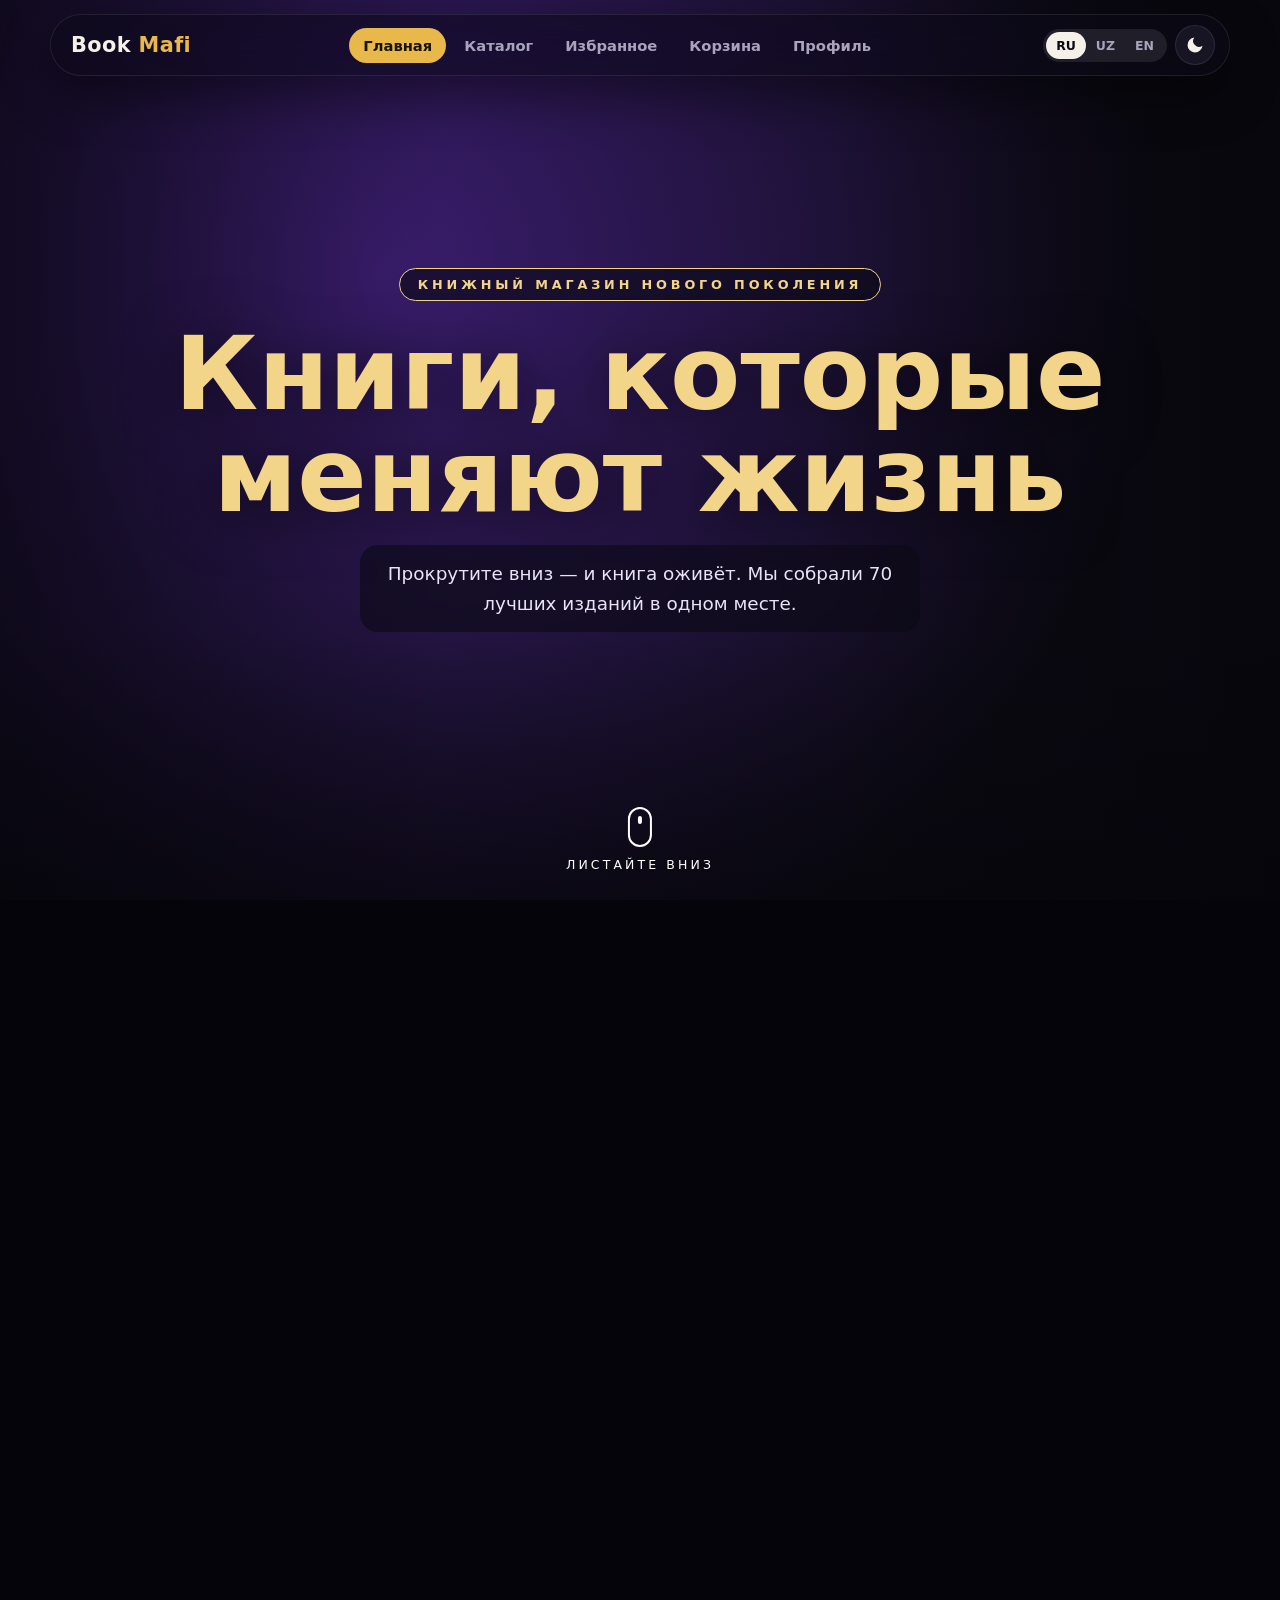
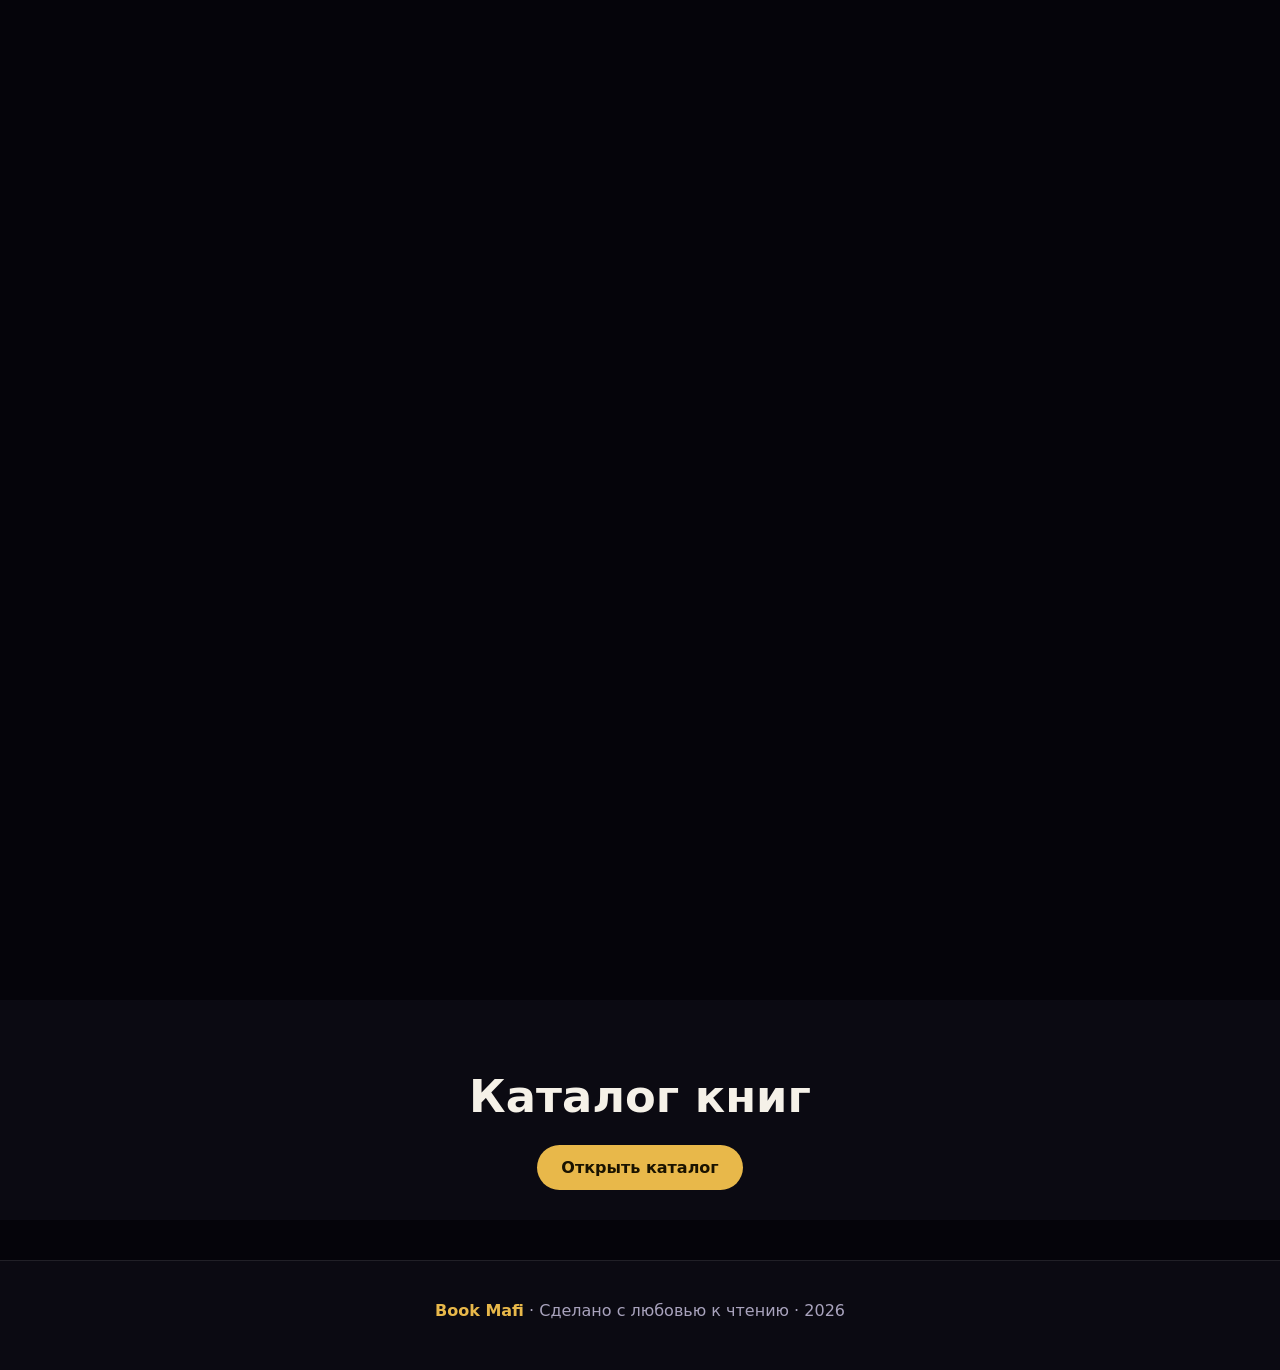
<file: index.html>
<!DOCTYPE html>
<html lang="ru">
<head>
<meta charset="UTF-8">
<meta name="viewport" content="width=device-width, initial-scale=1">
<title>Book Mafi — книжный магазин</title>
<script>try{document.documentElement.setAttribute('data-theme',JSON.parse(localStorage.getItem('bm_theme')||'"dark"'))}catch(e){}</script>
<link rel="stylesheet" href="css/style.css">
</head>
<body data-page="home" class="home">
<div class="progress"></div>
<video id="src" muted playsinline preload="auto" style="display:none"><source src="media/video_smooth.mp4" type="video/mp4"><source src="media/video.mp4" type="video/mp4"></video>

<main class="scroll-track">
  <div class="stage">
    <canvas id="scene-canvas"></canvas>

    <!-- резкие склейки -->
    <div class="scene s1" data-at="0.455"><div class="bg"></div></div>
    <div class="scene s2" data-at="0.615"><div class="bg"></div><div class="hearts"></div></div>
    <div class="scene s3" data-at="0.775"><span class="blind"></span><span class="blind"></span><span class="blind"></span><span class="blind"></span><span class="blind"></span><span class="blind"></span><span class="blind"></span><span class="blind"></span><svg class="route" viewBox="0 0 1000 600" preserveAspectRatio="none"><path d="M-20 480 C200 380 260 560 480 420 S760 240 1020 330" fill="none" stroke="#fff" stroke-width="5" stroke-linecap="round"/></svg><div class="truck">🚚</div></div>
    <div class="scene s4" data-at="0.915"><div class="bg"></div></div>
    <div class="flash"></div>

    <div class="hero-intro">
      <span class="kick" data-i18n="hero_kicker"></span>
      <h1 data-i18n="hero_title"></h1>
      <p data-i18n="hero_text"></p>
    </div>
    <div class="hint"><i></i><span data-i18n="scroll_hint"></span></div>

    <div class="panel L" data-from="0.07" data-to="0.19">
      <span class="k" data-i18n="s1_k"></span>
      <h2 data-i18n="s1_t"></h2>
      <p data-i18n="s1_p"></p>
    </div>
    <div class="panel R" data-from="0.20" data-to="0.31">
      <span class="k" data-i18n="s2_k"></span>
      <h2 data-i18n="s2_t"></h2>
      <p data-i18n="s2_p"></p>
    </div>
    <div class="panel L" data-from="0.32" data-to="0.44">
      <span class="k" data-i18n="s3_k"></span>
      <h2 data-i18n="s3_t"></h2>
      <p data-i18n="s3_p"></p>
    </div>
    <div class="panel R" data-from="0.47" data-to="0.61">
      <span class="k" data-i18n="c1_k"></span>
      <h2 data-i18n="c1_t"></h2>
      <p data-i18n="c1_p"></p>
    </div>
    <div class="panel L" data-from="0.63" data-to="0.77">
      <span class="k" data-i18n="c2_k"></span>
      <h2 data-i18n="c2_t"></h2>
      <p data-i18n="c2_p"></p>
    </div>
    <div class="panel R" data-from="0.79" data-to="0.91">
      <span class="k" data-i18n="c3_k"></span>
      <h2 data-i18n="c3_t"></h2>
      <p data-i18n="c3_p"></p>
    </div>
    <div class="panel L" data-from="0.925" data-to="1.01">
      <span class="k" data-i18n="c4_k"></span>
      <h2 data-i18n="c4_t"></h2>
      <p data-i18n="c4_p"></p>
      <div class="cta"><a class="btn" href="catalog.html" data-i18n="cta_catalog"></a><a class="btn ghost" href="favorites.html" data-i18n="cta_fav"></a></div>
    </div>
  </div>
</main>

<section class="after-sec">
  <h2 data-i18n="cat_title"></h2>
  <div class="cta" style="display:flex;gap:12px;justify-content:center;flex-wrap:wrap"><a class="btn" href="catalog.html" data-i18n="cta_catalog"></a></div>
</section>
<footer class="foot" style="background:var(--bg)"><b>Book Mafi</b> · <span data-i18n="footer"></span> · 2026</footer>
<script src="js/books.js"></script>
<script src="js/i18n.js"></script>
<script src="js/app.js"></script>
</body>
</html>
</file>
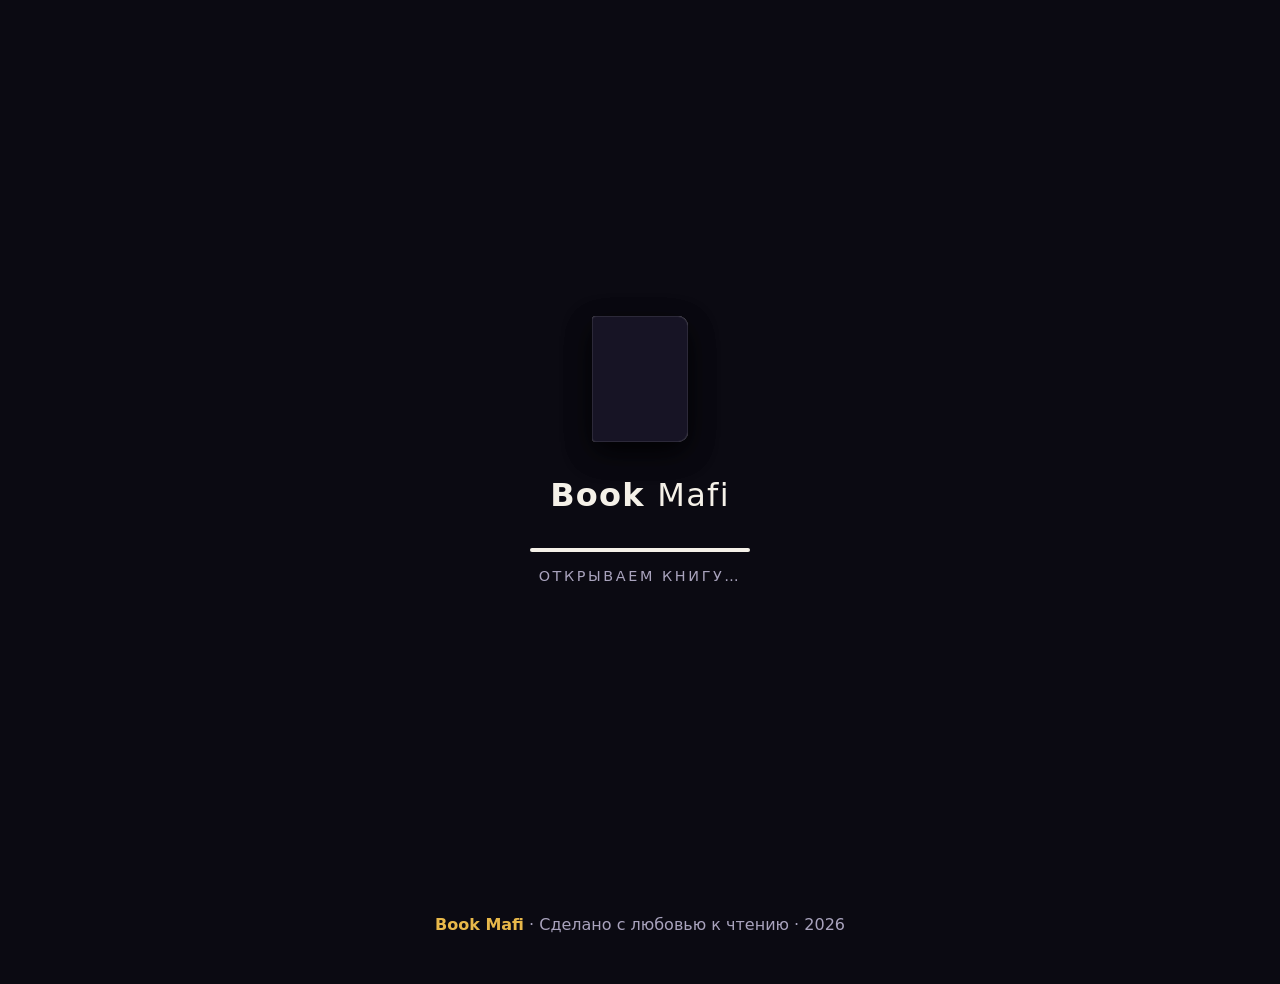
<file: cart.html>
<!DOCTYPE html>
<html lang="ru">
<head>
<meta charset="UTF-8">
<meta name="viewport" content="width=device-width, initial-scale=1">
<title>Book Mafi — Корзина</title>
<script>try{document.documentElement.setAttribute('data-theme',JSON.parse(localStorage.getItem('bm_theme')||'"dark"'))}catch(e){}</script>
<link rel="stylesheet" href="css/style.css">
</head>
<body data-page="cart">
<main class="page">
  <div class="page-head enter"><h1 data-i18n="cart_title"></h1><p data-i18n="cart_sub"></p></div>
  <div class="cart-layout">
    <div class="cart-list" id="cart-list"></div>
    <form class="panel-box enter" id="order-form" style="animation-delay:.2s">
      <h3 data-i18n="order"></h3>
      <div class="sum"><span data-i18n="items"></span><span id="sum-items">0</span></div>
      <div class="sum"><span data-i18n="delivery"></span><span id="sum-del"></span></div>
      <div class="sum big"><span data-i18n="total"></span><span id="sum-total">0</span></div>
      <div style="height:18px"></div>
      <div class="field"><label data-i18n="name"></label><input id="o-name" required data-i18n-ph="ph_name"></div>
      <div class="field"><label data-i18n="phone"></label><input id="o-phone" type="tel" required placeholder="+998 90 123 45 67"></div>
      <div class="field"><label data-i18n="address"></label><textarea id="o-addr" rows="2" required data-i18n-ph="ph_addr"></textarea></div>
      <button class="btn" type="submit" data-i18n="order"></button>
    </form>
  </div>
</main>
<script src="js/books.js"></script>
<script src="js/i18n.js"></script>
<script src="js/app.js"></script>
</body>
</html>
</file>
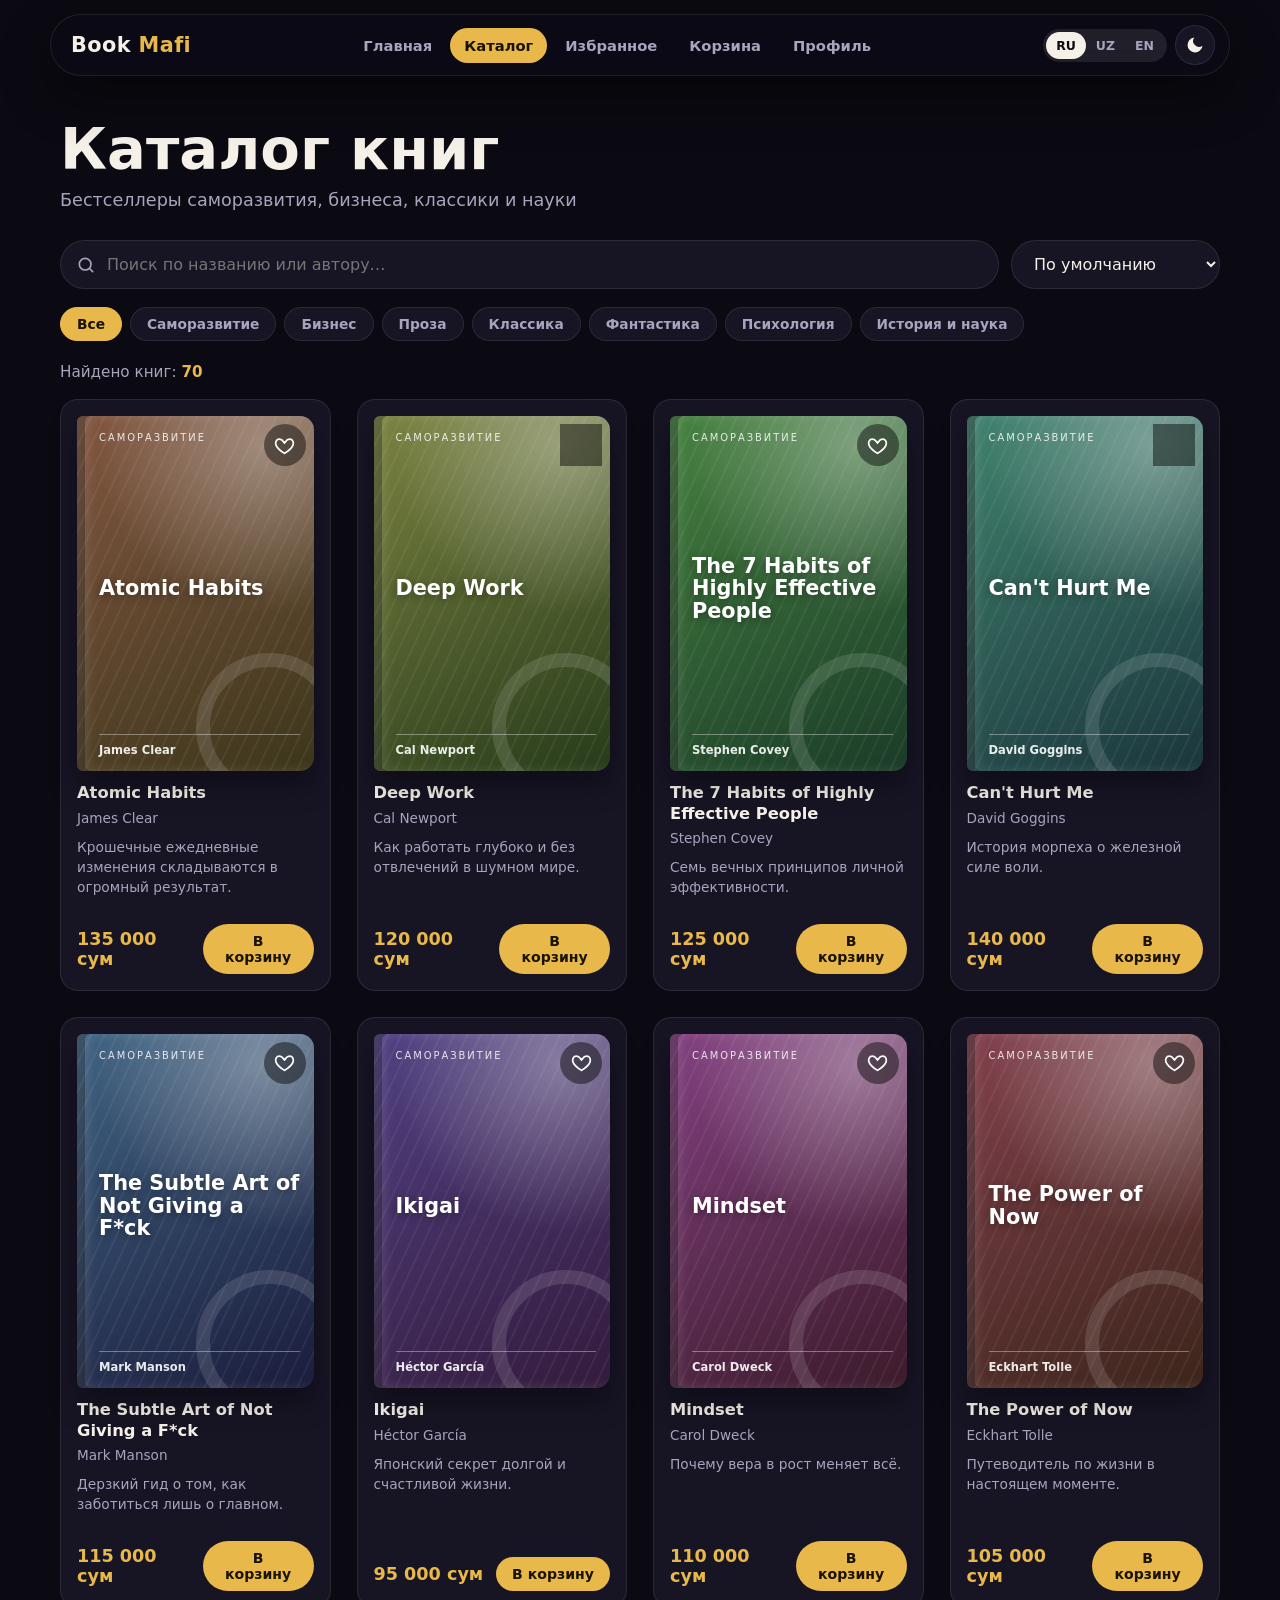
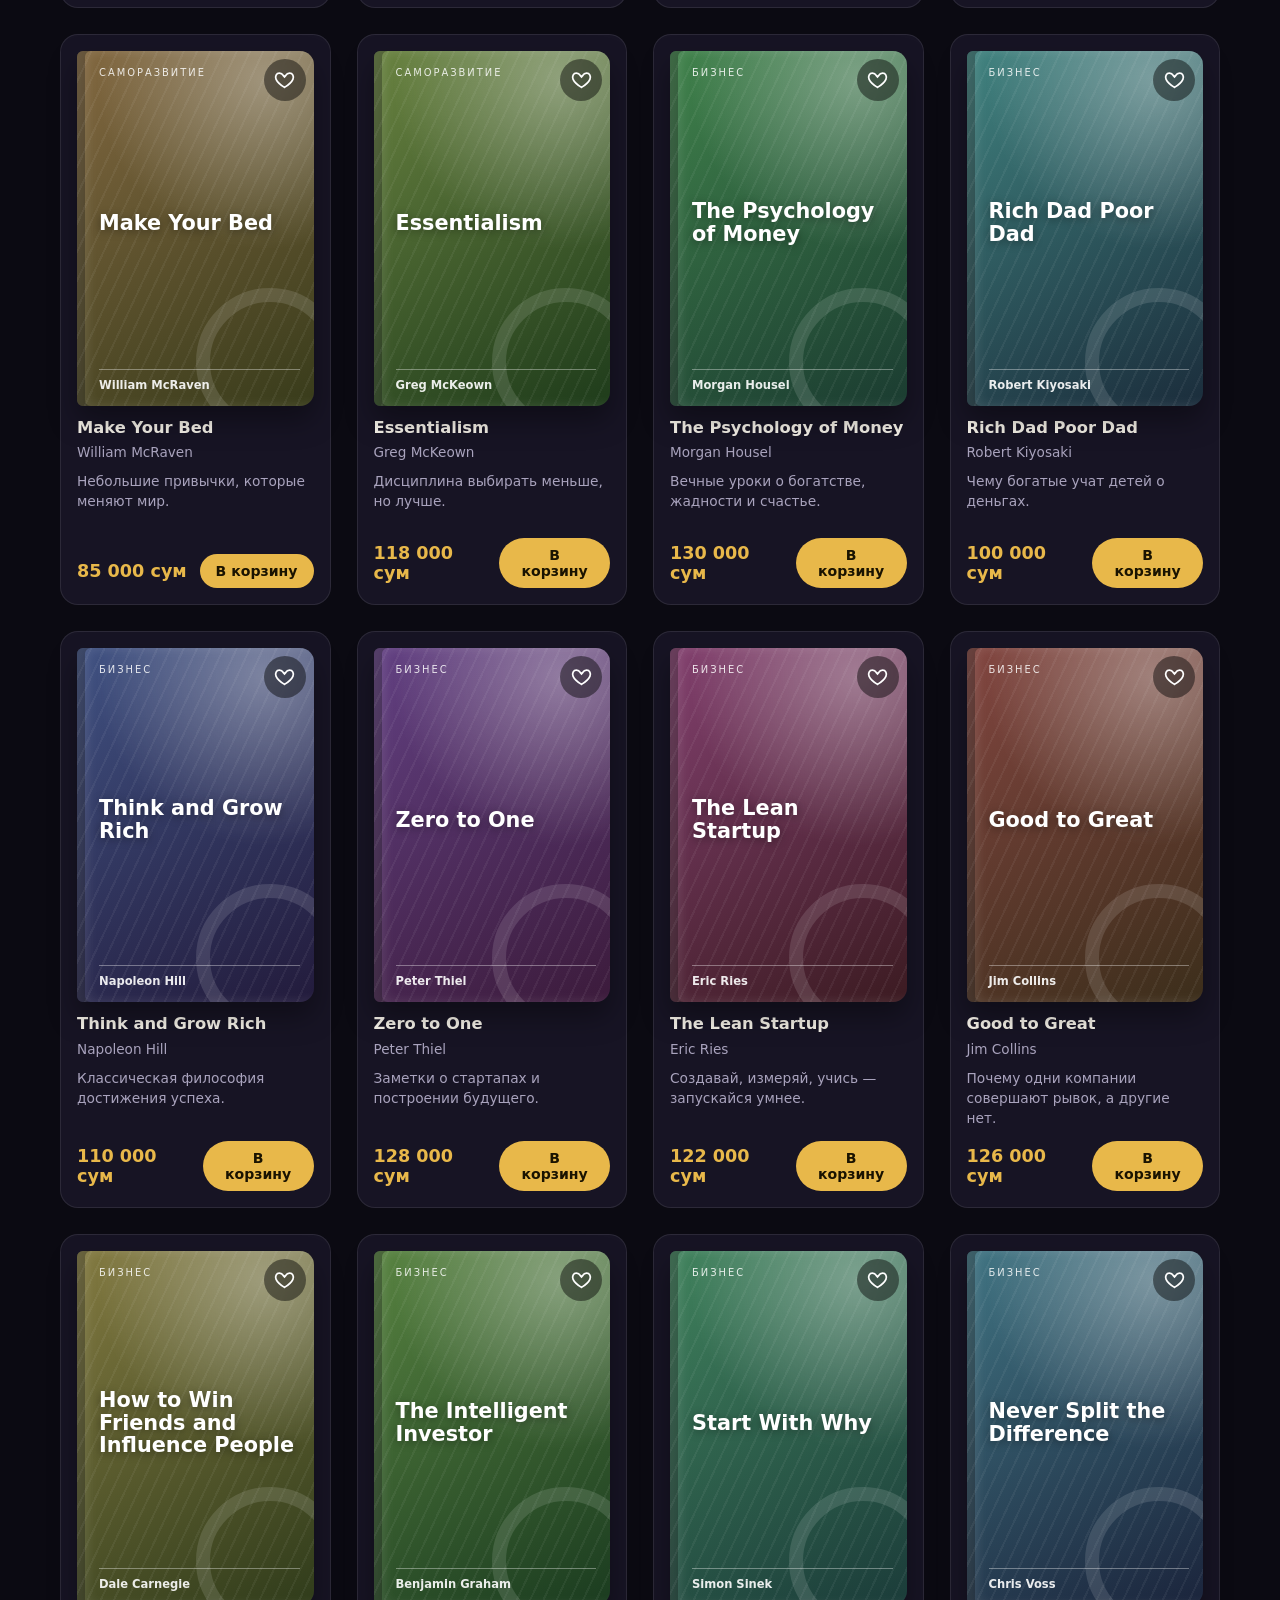
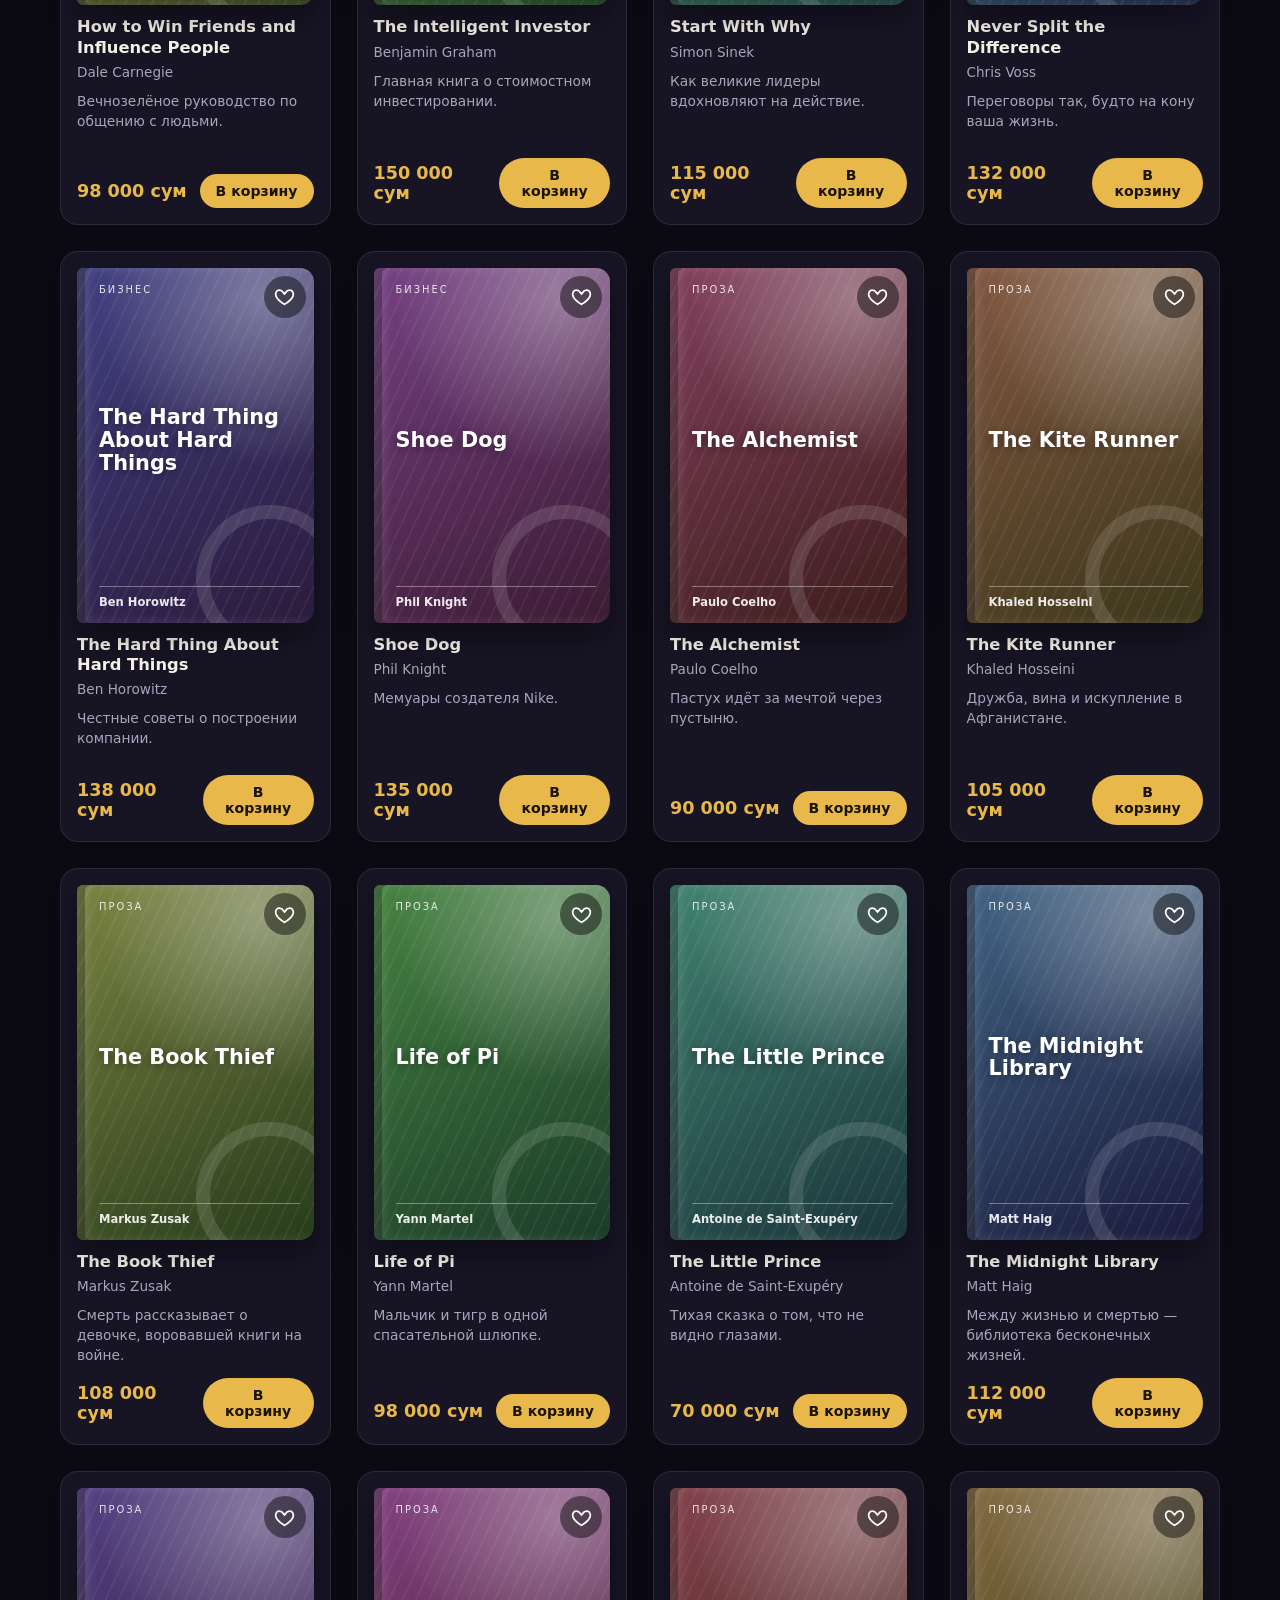
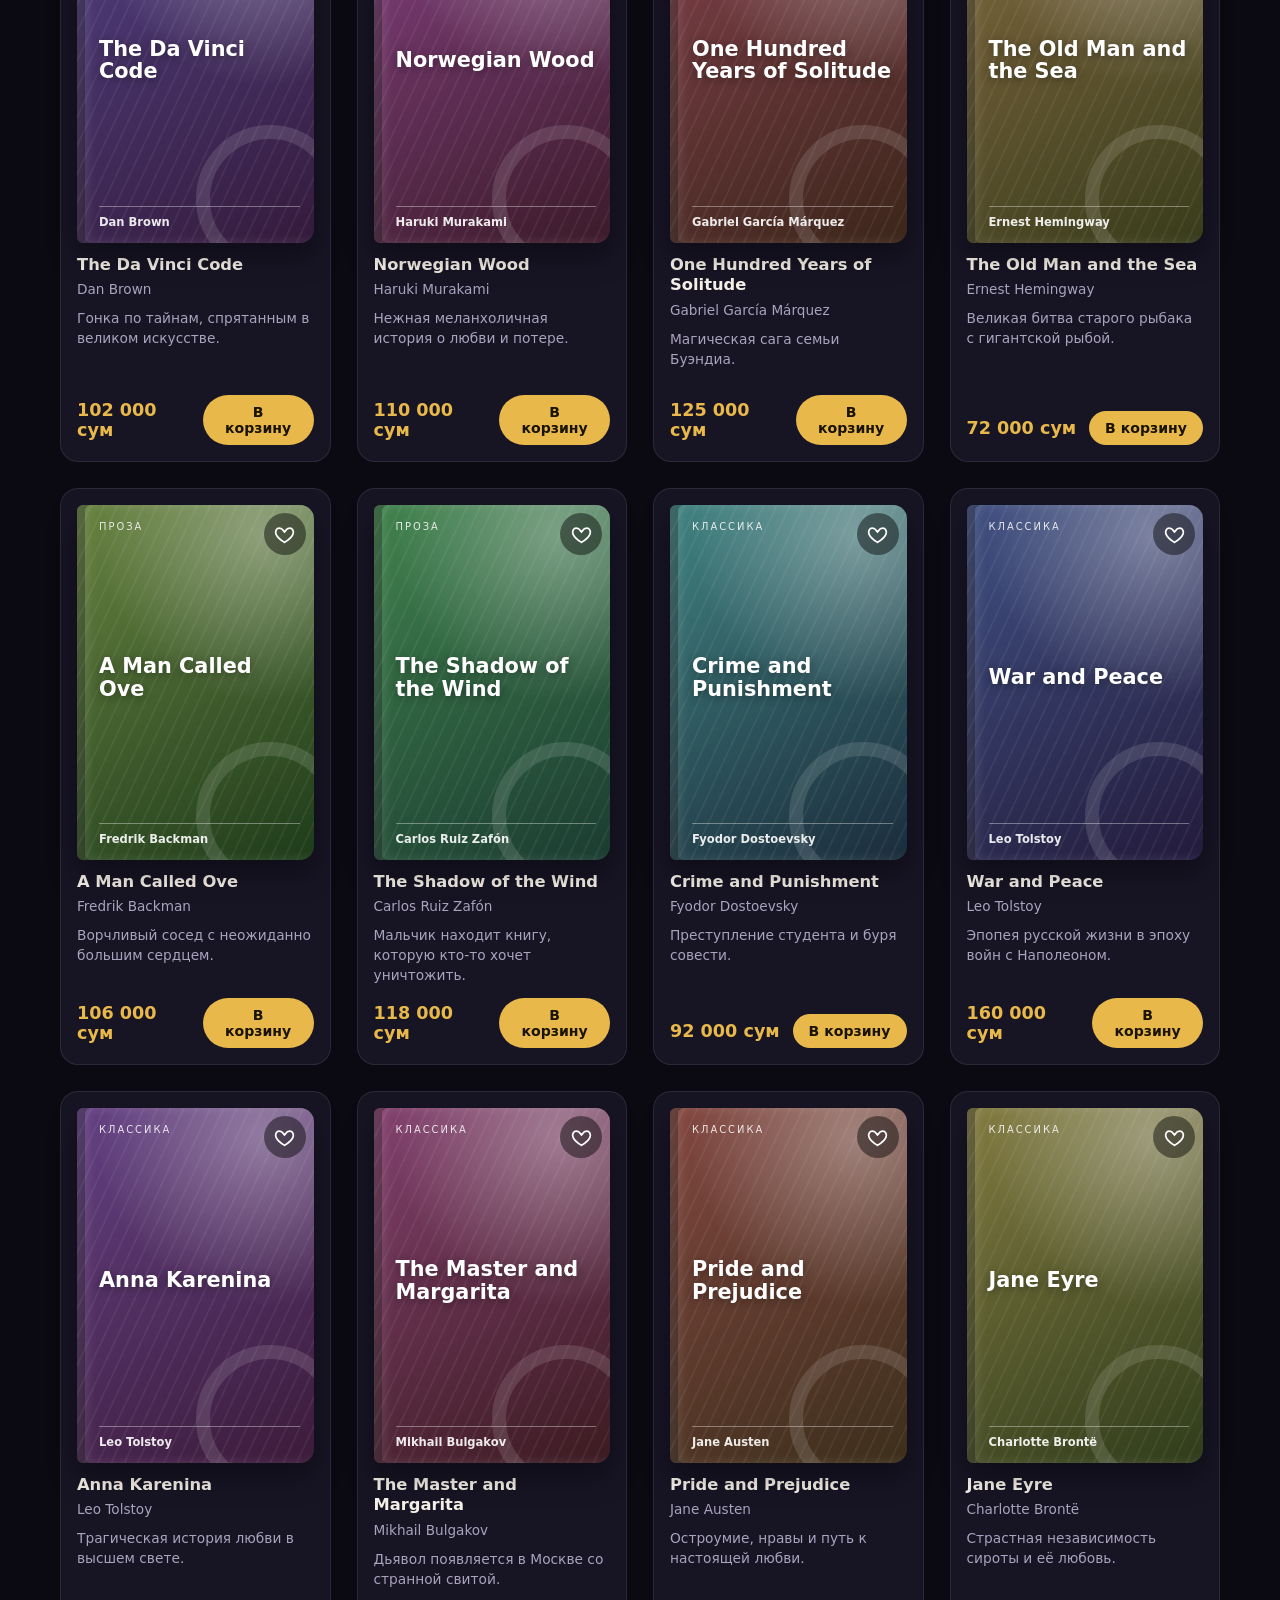
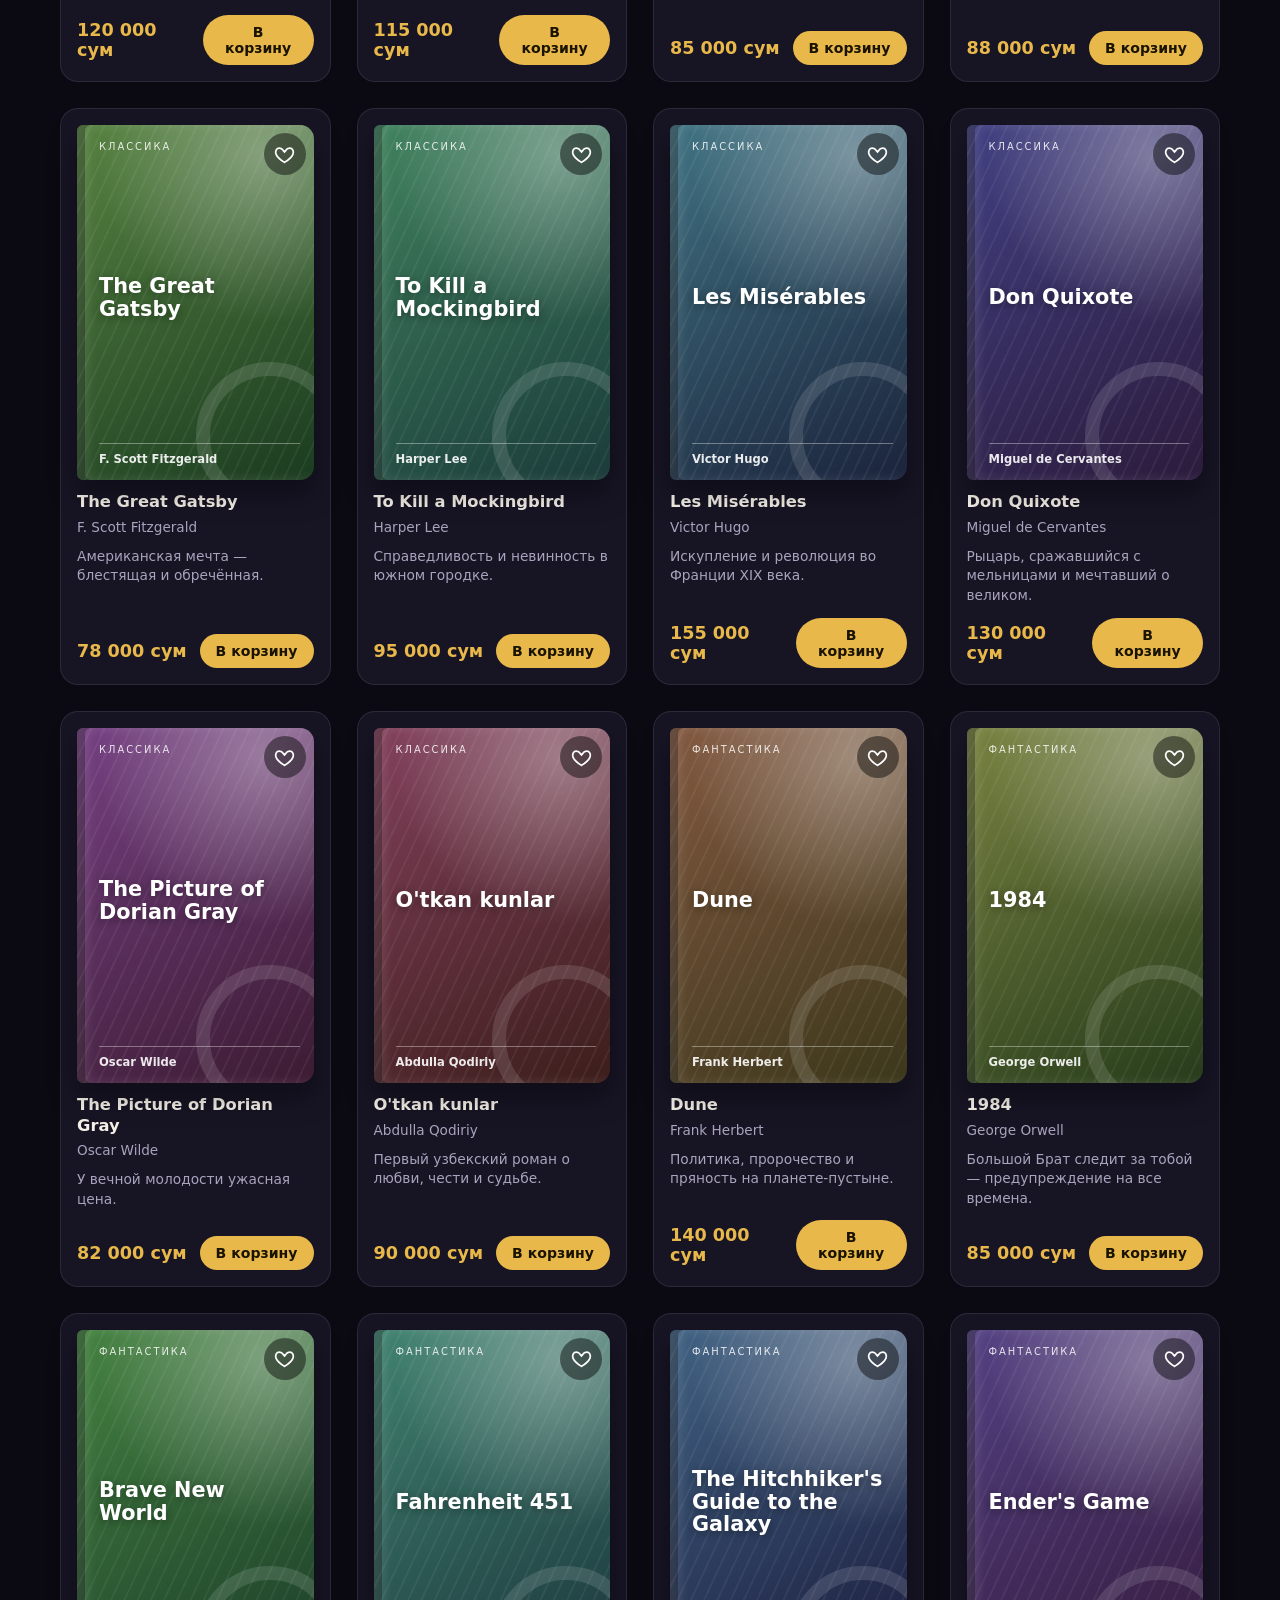
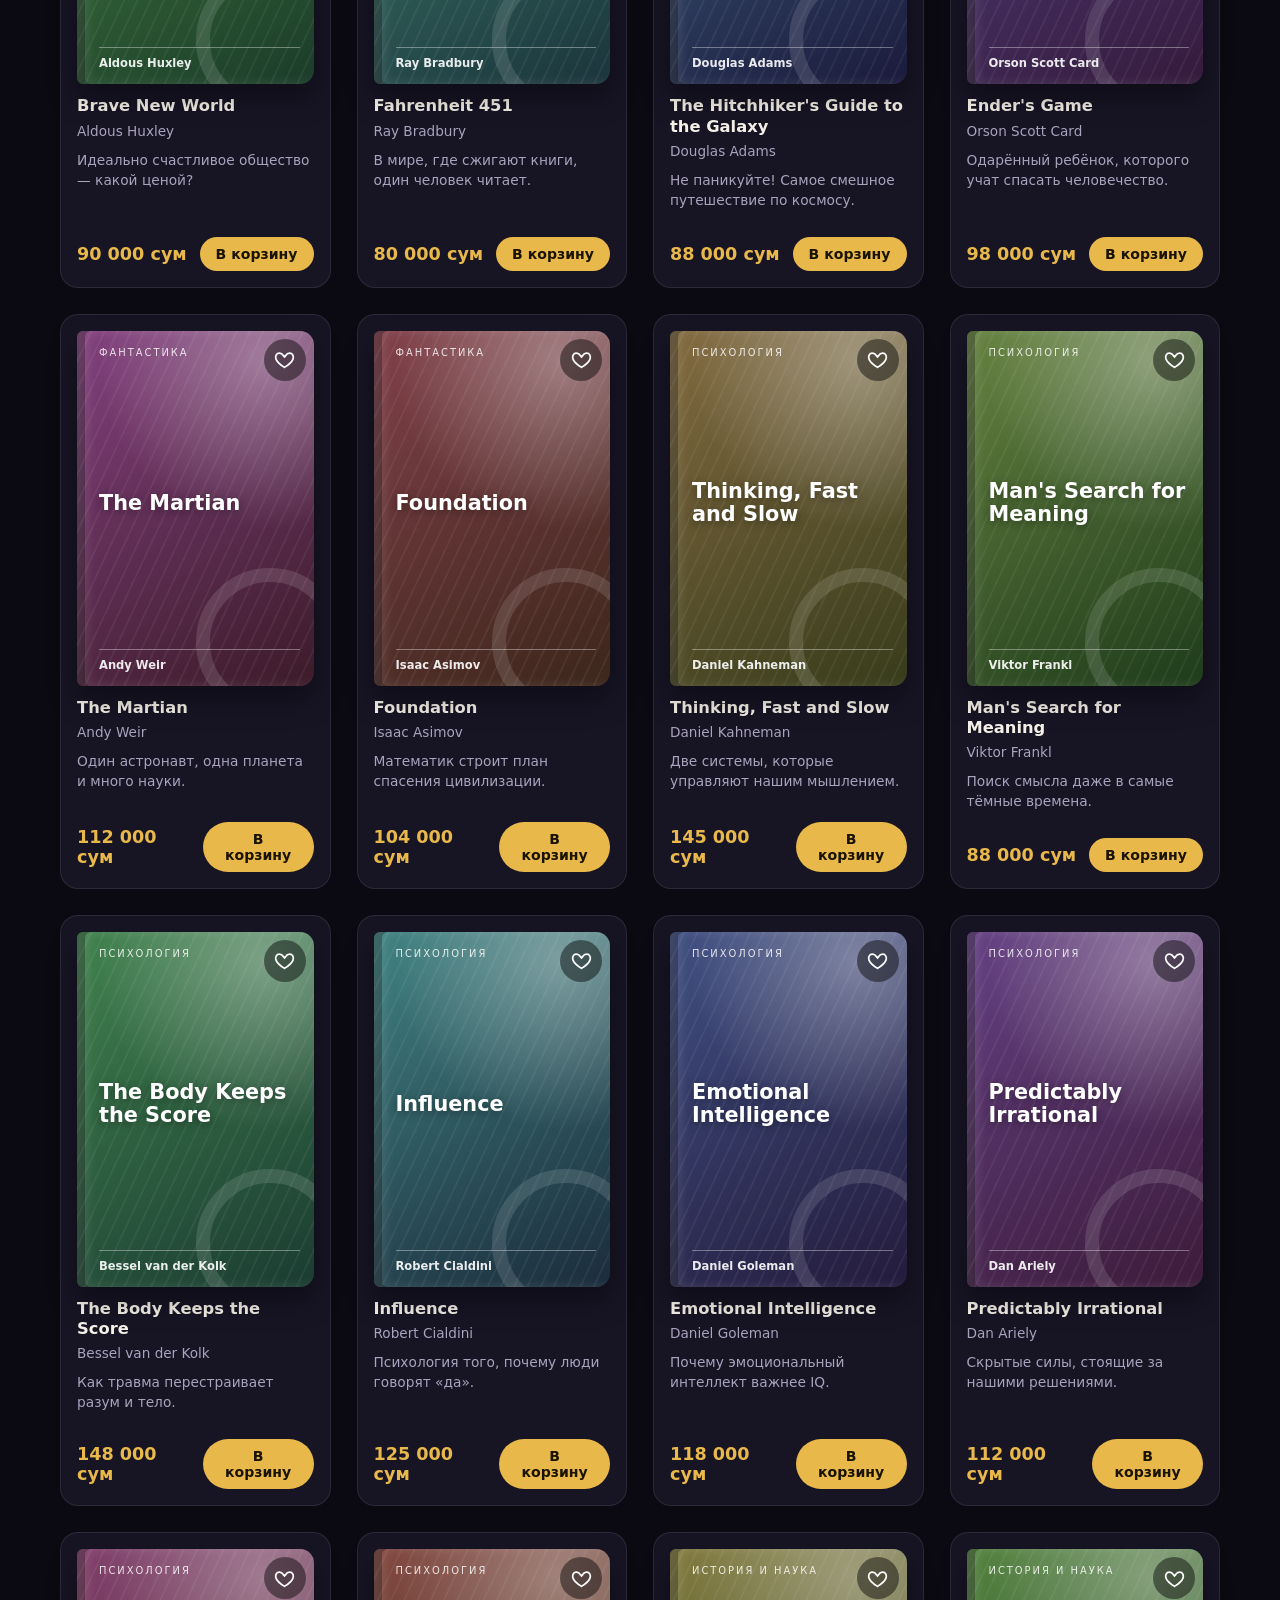
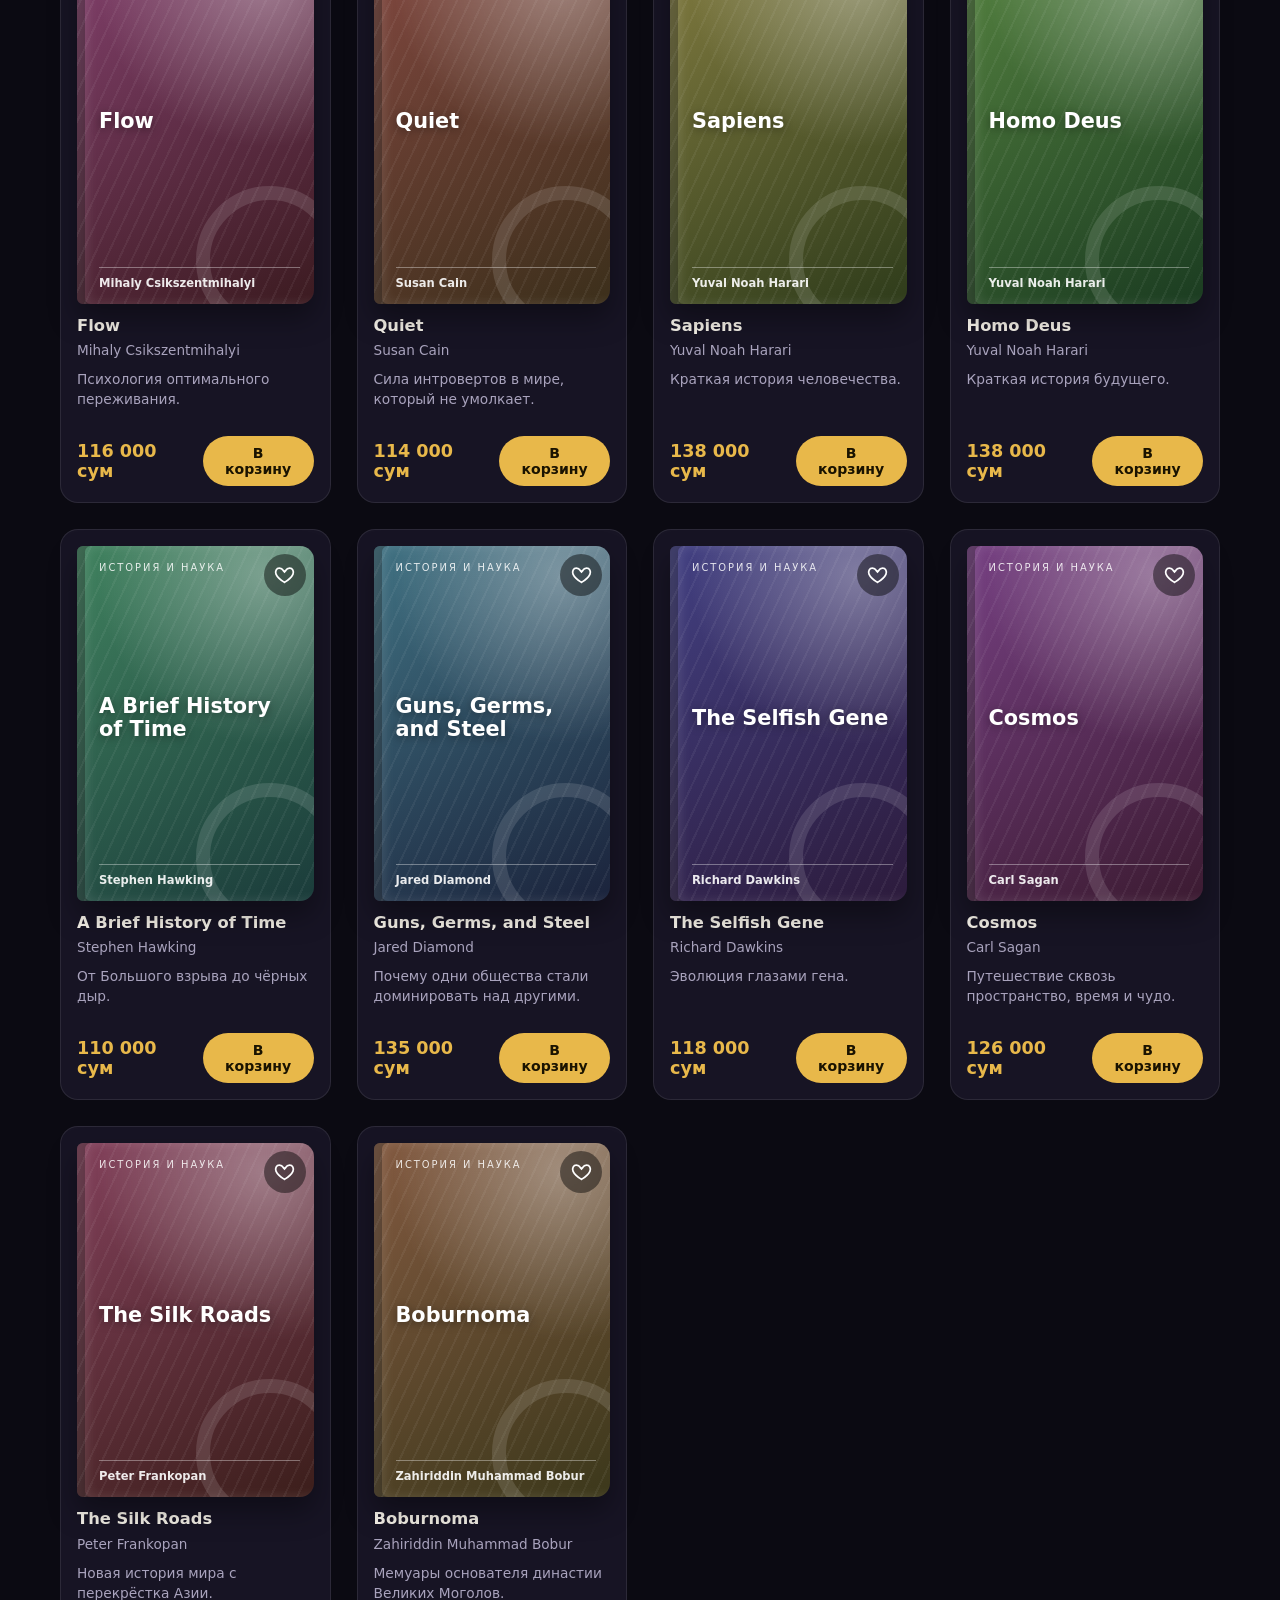
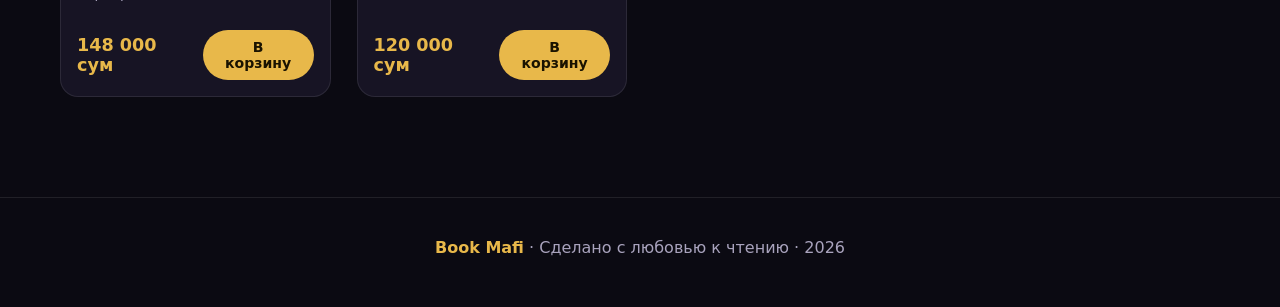
<file: catalog.html>
<!DOCTYPE html>
<html lang="ru">
<head>
<meta charset="UTF-8">
<meta name="viewport" content="width=device-width, initial-scale=1">
<title>Book Mafi — Каталог</title>
<script>try{document.documentElement.setAttribute('data-theme',JSON.parse(localStorage.getItem('bm_theme')||'"dark"'))}catch(e){}</script>
<link rel="stylesheet" href="css/style.css">
</head>
<body data-page="catalog">
<main class="page">
  <div class="page-head enter"><h1 data-i18n="cat_title"></h1><p data-i18n="cat_sub"></p></div>
  <div class="toolbar enter" style="animation-delay:.1s">
    <div class="search"><svg viewBox="0 0 24 24" fill="none" stroke="currentColor" stroke-width="2" stroke-linecap="round"><circle cx="11" cy="11" r="7"/><path d="M20 20l-3.5-3.5"/></svg><input id="q" type="search" data-i18n-ph="search" autocomplete="off"></div>
    <select class="sel" id="sort" aria-label="sort"></select>
  </div>
  <div class="chips enter" id="chips" style="animation-delay:.2s"></div>
  <div class="count" id="count"></div>
  <div class="grid" id="grid"></div>
</main>
<script src="js/books.js"></script>
<script src="js/i18n.js"></script>
<script src="js/app.js"></script>
</body>
</html>
</file>
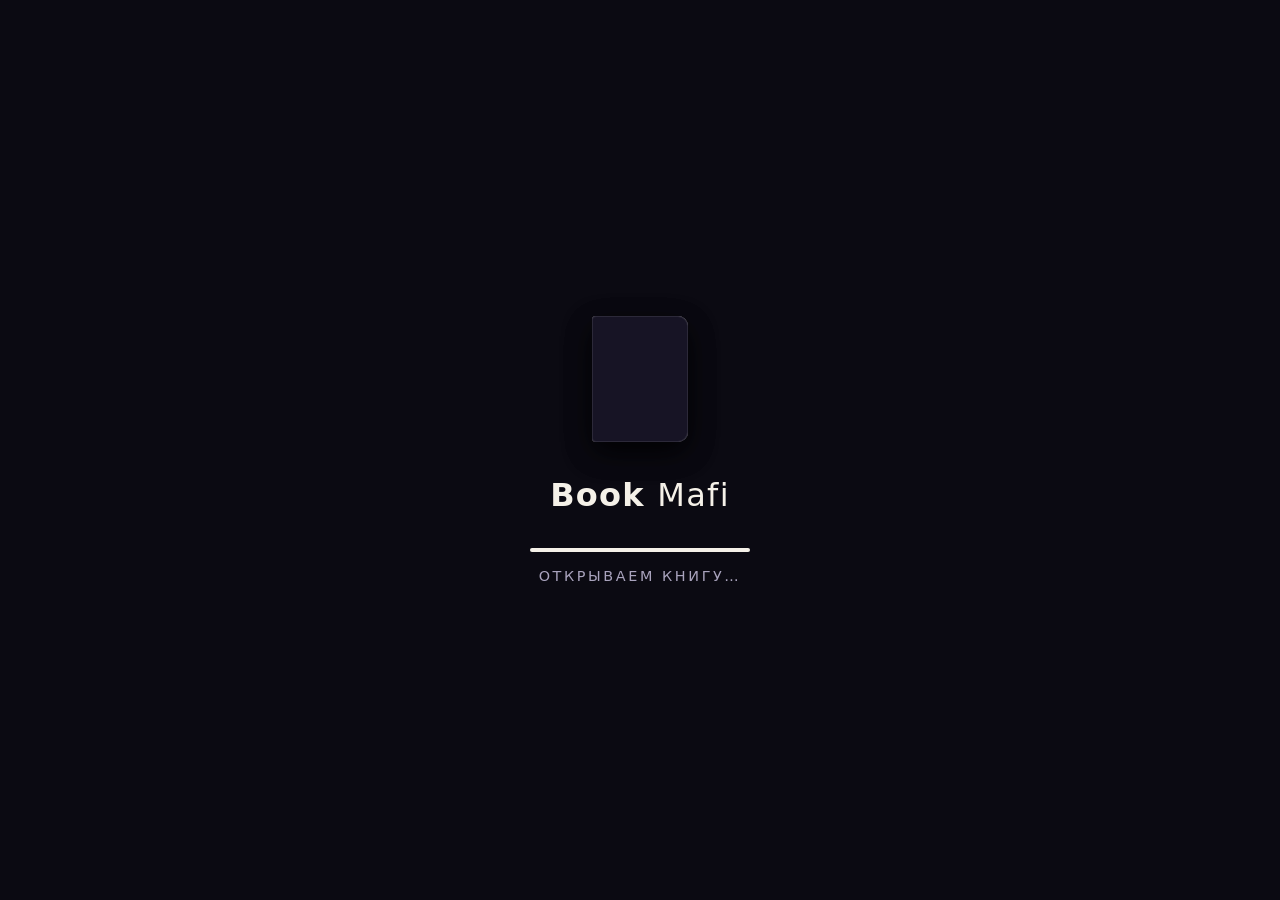
<file: favorites.html>
<!DOCTYPE html>
<html lang="ru">
<head>
<meta charset="UTF-8">
<meta name="viewport" content="width=device-width, initial-scale=1">
<title>Book Mafi — Избранное</title>
<script>try{document.documentElement.setAttribute('data-theme',JSON.parse(localStorage.getItem('bm_theme')||'"dark"'))}catch(e){}</script>
<link rel="stylesheet" href="css/style.css">
</head>
<body data-page="favorites">
<main class="page">
  <div class="page-head enter"><h1 data-i18n="fav_title"></h1><p data-i18n="fav_sub"></p></div>
  <div class="count" id="count"></div>
  <div class="grid" id="grid"></div>
</main>
<script src="js/books.js"></script>
<script src="js/i18n.js"></script>
<script src="js/app.js"></script>
</body>
</html>
</file>
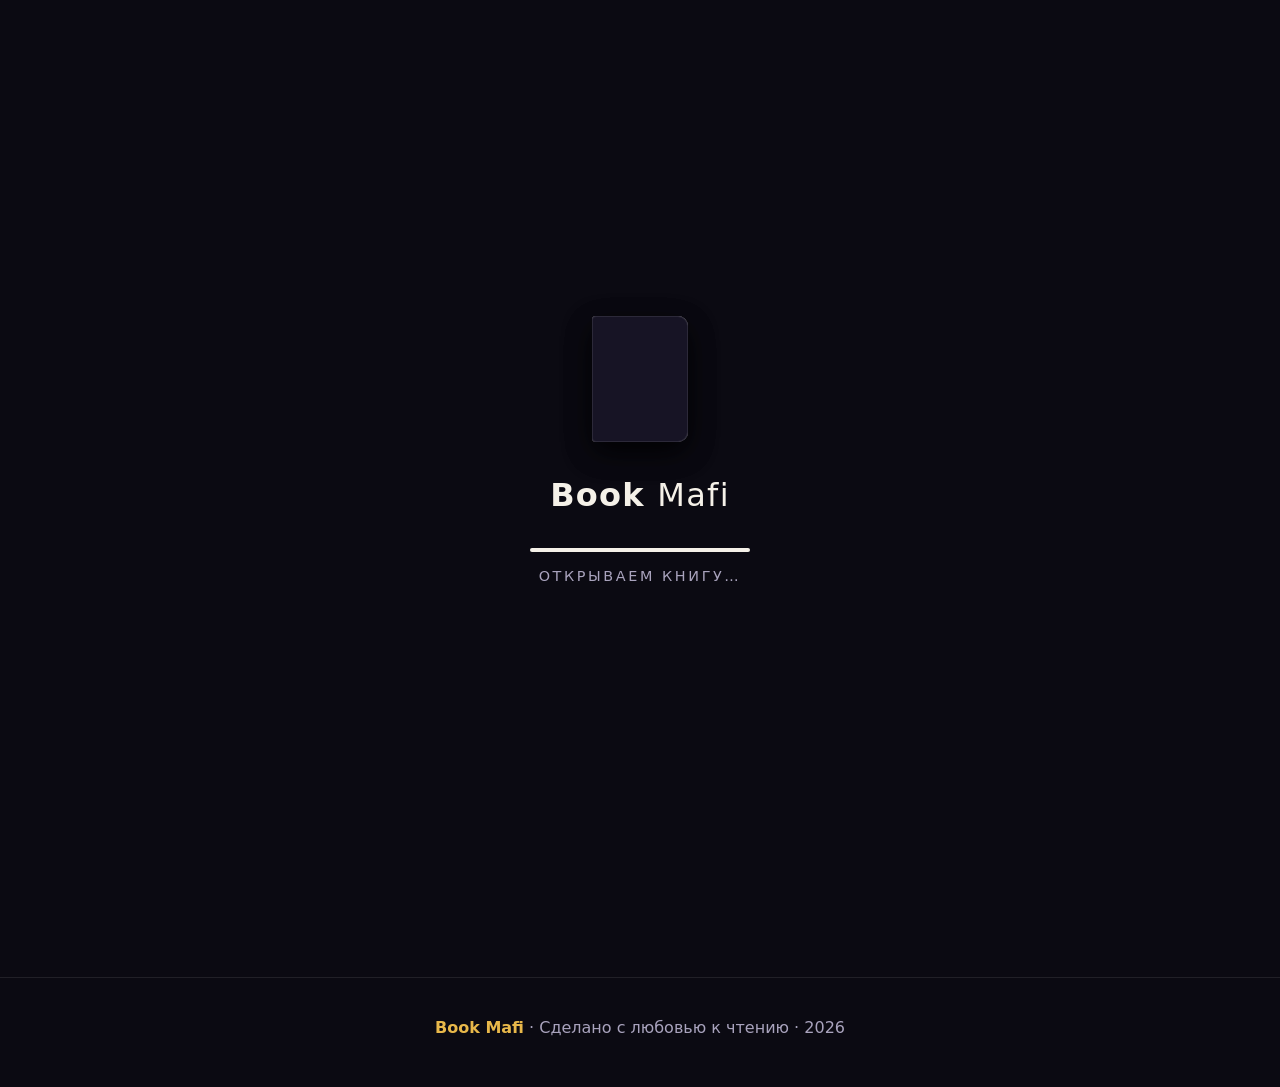
<file: profile.html>
<!DOCTYPE html>
<html lang="ru">
<head>
<meta charset="UTF-8">
<meta name="viewport" content="width=device-width, initial-scale=1">
<title>Book Mafi — Профиль</title>
<script>try{document.documentElement.setAttribute('data-theme',JSON.parse(localStorage.getItem('bm_theme')||'"dark"'))}catch(e){}</script>
<link rel="stylesheet" href="css/style.css">
</head>
<body data-page="profile">
<main class="page">
  <div class="page-head enter"><h1 data-i18n="prof_title"></h1><p data-i18n="prof_sub"></p></div>
  <div class="stats enter" style="animation-delay:.1s">
    <div class="stat"><b id="st-orders">0</b><span data-i18n="stat_orders"></span></div>
    <div class="stat"><b id="st-fav">0</b><span data-i18n="stat_fav"></span></div>
    <div class="stat"><b id="st-cart">0</b><span data-i18n="stat_cart"></span></div>
  </div>
  <div class="profile-layout">
    <form class="panel-box enter" id="profile-form" style="animation-delay:.2s;position:static">
      <div class="avatar" id="avatar">B</div>
      <h3 data-i18n="prof_data"></h3>
      <div class="field"><label data-i18n="name"></label><input id="p-name" data-i18n-ph="ph_name"></div>
      <div class="field"><label data-i18n="phone"></label><input id="p-phone" type="tel" placeholder="+998 90 123 45 67"></div>
      <div class="field"><label data-i18n="address"></label><textarea id="p-addr" rows="2" data-i18n-ph="ph_addr"></textarea></div>
      <button class="btn" type="submit" data-i18n="save"></button>
    </form>
    <div class="enter" style="animation-delay:.3s">
      <h3 style="font-size:1.4rem;margin-bottom:16px" data-i18n="orders"></h3>
      <div id="orders"></div>
    </div>
  </div>
</main>
<script src="js/books.js"></script>
<script src="js/i18n.js"></script>
<script src="js/app.js"></script>
</body>
</html>
</file>
<file: css/style.css>
/* ===== Book Mafi — общий стиль ===== */
:root{
  --bg:#0b0a12; --bg2:#12101c; --surface:#171424; --surface2:#201b32; --line:rgba(255,255,255,.09);
  --text:#f5f1e8; --muted:#a9a3bd; --accent:#e8b84a; --accent-ink:#1a1300; --accent2:#c99a2e;
  --pop1:#f3d58a; --pop2:#e8b84a; --glass:rgba(12,10,22,.62); --shadow:0 20px 50px rgba(0,0,0,.45);
  --ok:#3ddc97; --radius:18px; --ease:cubic-bezier(.22,1,.36,1);
  color-scheme:dark;
}
[data-theme="light"]{
  --bg:#f7f0e1; --bg2:#efe6d2; --surface:#fffaf0; --surface2:#f3e9d3; --line:rgba(40,25,70,.12);
  --text:#1c1433; --muted:#6a5f80; --accent:#3b2a8f; --accent-ink:#fff; --accent2:#2c1f70;
  --pop1:#3b2a8f; --pop2:#2c1f70; --glass:rgba(255,250,240,.78); --shadow:0 18px 40px rgba(60,35,110,.18);
  --ok:#0f9f66; color-scheme:light;
}
*{box-sizing:border-box;margin:0;padding:0}
html{scroll-behavior:smooth}
body{background:var(--bg);color:var(--text);font-family:"Segoe UI",Inter,system-ui,-apple-system,Roboto,sans-serif;overflow-x:hidden;transition:background .6s var(--ease),color .6s var(--ease);min-height:100vh}
a{color:inherit;text-decoration:none}
button,input,select,textarea{font:inherit;color:inherit}
button{cursor:pointer}
::selection{background:var(--accent);color:var(--accent-ink)}
::-webkit-scrollbar{width:10px}::-webkit-scrollbar-track{background:var(--bg)}::-webkit-scrollbar-thumb{background:var(--accent);border-radius:9px}

/* ===== Загрузочный экран (первое открытие сайта) ===== */
.boot{position:fixed;inset:0;z-index:9999;background:var(--bg);display:flex;flex-direction:column;align-items:center;justify-content:center;gap:34px;transition:opacity .7s var(--ease),visibility .7s,transform .9s var(--ease)}
.boot.done{opacity:0;visibility:hidden;transform:scale(1.15)}
.book3d{width:96px;height:126px;position:relative;perspective:700px}
.book3d i{position:absolute;inset:0;border-radius:4px 10px 10px 4px;transform-origin:left center;background:var(--text);opacity:.9;border:1px solid var(--line);box-shadow:0 10px 30px rgba(0,0,0,.4)}
.book3d i:nth-child(1){animation:pageflip 1.6s var(--ease) infinite}
.book3d i:nth-child(2){background:var(--surface2);opacity:1;animation:pageflip 1.6s .18s var(--ease) infinite}
.book3d i:nth-child(3){background:var(--surface);animation:pageflip 1.6s .36s var(--ease) infinite}
@keyframes pageflip{0%{transform:rotateY(0)}55%,100%{transform:rotateY(-150deg)}}
.boot-logo{font-size:2rem;font-weight:900;letter-spacing:.04em}
.boot-logo b{font-weight:300}
.boot-bar{width:220px;height:4px;border-radius:9px;background:var(--line);overflow:hidden}
.boot-bar span{display:block;height:100%;width:0;background:var(--text);animation:bar 1.5s var(--ease) forwards}
@keyframes bar{to{width:100%}}
.boot p{color:var(--muted);font-size:.9rem;letter-spacing:.18em;text-transform:uppercase;margin-top:-18px}

/* ===== Переход между страницами: шторки ===== */
.curtain{position:fixed;inset:0;z-index:9000;display:flex;pointer-events:none}
.curtain i{flex:1;background:var(--bg2);border-right:1px solid var(--line);transform:scaleY(0);transform-origin:top;transition:transform .55s var(--ease)}
.curtain i:nth-child(even){background:var(--surface);transform-origin:bottom}
.curtain i:nth-child(1){transition-delay:0s}.curtain i:nth-child(2){transition-delay:.05s}.curtain i:nth-child(3){transition-delay:.1s}.curtain i:nth-child(4){transition-delay:.15s}.curtain i:nth-child(5){transition-delay:.2s}
.curtain.in{pointer-events:all}
.curtain.in i{transform:scaleY(1)}
.curtain.start i{transform:scaleY(1);transition:none}
.curtain.out i{transform:scaleY(0);transform-origin:bottom;transition:transform .6s var(--ease)}
.curtain.out i:nth-child(even){transform-origin:top}
.curtain.out i:nth-child(5){transition-delay:0s}.curtain.out i:nth-child(4){transition-delay:.05s}.curtain.out i:nth-child(3){transition-delay:.1s}.curtain.out i:nth-child(2){transition-delay:.15s}.curtain.out i:nth-child(1){transition-delay:.2s}

/* ===== Шапка ===== */
header.top{position:fixed;top:14px;left:50%;transform:translateX(-50%);width:min(1180px,calc(100% - 28px));z-index:500;display:flex;align-items:center;justify-content:space-between;gap:12px;padding:10px 14px 10px 20px;border-radius:999px;background:var(--glass);backdrop-filter:blur(18px) saturate(1.4);-webkit-backdrop-filter:blur(18px) saturate(1.4);border:1px solid var(--line);box-shadow:var(--shadow);animation:dropIn .9s .2s var(--ease) both}
@keyframes dropIn{from{opacity:0;transform:translate(-50%,-40px)}to{opacity:1;transform:translate(-50%,0)}}
.brand{font-weight:900;font-size:1.3rem;letter-spacing:.02em;white-space:nowrap}
.brand span{color:var(--accent)}
nav.links{display:flex;gap:4px;align-items:center}
nav.links a{position:relative;padding:9px 14px;border-radius:999px;font-weight:600;font-size:.92rem;color:var(--muted);transition:color .3s,background .3s;display:flex;align-items:center;gap:6px}
nav.links a:hover{color:var(--text);background:var(--line)}
nav.links a.active{color:var(--accent-ink);background:var(--accent)}
.badge{min-width:20px;height:20px;padding:0 6px;border-radius:99px;background:var(--accent);color:var(--accent-ink);font-size:.72rem;font-weight:800;display:inline-flex;align-items:center;justify-content:center}
.badge.bump{animation:bump .5s var(--ease)}
@keyframes bump{40%{transform:scale(1.7)}}
.tools{display:flex;gap:8px;align-items:center}
.lang{display:flex;background:var(--line);border-radius:999px;padding:3px}
.lang button{border:0;background:none;padding:6px 10px;border-radius:999px;font-weight:700;font-size:.78rem;color:var(--muted);transition:.3s}
.lang button.on{background:var(--text);color:var(--bg)}
.theme-btn{width:40px;height:40px;border-radius:50%;border:1px solid var(--line);background:var(--surface);display:grid;place-items:center;overflow:hidden;position:relative;transition:transform .4s var(--ease)}
.theme-btn:hover{transform:rotate(25deg) scale(1.08)}
.theme-btn svg{position:absolute;width:20px;height:20px;transition:transform .6s var(--ease),opacity .4s}
.theme-btn .moon{transform:translateY(0)}.theme-btn .sun{transform:translateY(40px);opacity:0}
[data-theme="light"] .theme-btn .moon{transform:translateY(-40px);opacity:0}
[data-theme="light"] .theme-btn .sun{transform:translateY(0);opacity:1}
.burger{display:none;width:40px;height:40px;border-radius:50%;border:1px solid var(--line);background:var(--surface)}
@media(max-width:900px){
  header.top{border-radius:26px;flex-wrap:wrap;padding:10px 14px}
  .burger{display:block;order:3}
  nav.links{display:none;order:4;width:100%;flex-direction:column;align-items:stretch;padding-top:8px}
  nav.links.open{display:flex;animation:fadeUp .4s var(--ease)}
  .tools{margin-left:auto}
}

/* ===== Общие блоки ===== */
main.page{padding:120px clamp(16px,5vw,60px) 60px;max-width:1280px;margin:0 auto}
.page-head{margin-bottom:30px}
.page-head h1{font-size:clamp(2.2rem,5vw,3.6rem);font-weight:900;line-height:1.05;color:var(--text)}
.page-head p{color:var(--muted);margin-top:10px;font-size:1.1rem}
.btn{display:inline-flex;align-items:center;justify-content:center;gap:8px;border:0;padding:13px 24px;border-radius:999px;font-weight:800;background:var(--accent);color:var(--accent-ink);transition:transform .35s var(--ease),box-shadow .35s;position:relative;overflow:hidden}
.btn:hover{transform:translateY(-3px);box-shadow:0 12px 28px color-mix(in srgb,var(--accent) 35%,transparent)}
.btn:active{transform:scale(.96)}
.btn::after{content:"";position:absolute;inset:0;background:linear-gradient(110deg,transparent 30%,rgba(255,255,255,.45) 50%,transparent 70%);transform:translateX(-120%)}
.btn:hover::after{transform:translateX(120%);transition:transform .8s}
.btn.ghost{background:transparent;border:1.5px solid var(--text);color:var(--text)}
.btn.ghost:hover{box-shadow:none;background:var(--text);color:var(--bg)}
.btn.sm{padding:9px 16px;font-size:.88rem}
.reveal{opacity:0;transform:translateY(34px) scale(.97);transition:opacity .8s var(--ease),transform .8s var(--ease)}
.reveal.show{opacity:1;transform:none}
@keyframes fadeUp{from{opacity:0;transform:translateY(20px)}to{opacity:1;transform:none}}
.enter{animation:fadeUp .9s var(--ease) both}

/* ===== Обложки книг (генерируются CSS) ===== */
.cover{position:relative;aspect-ratio:2/3;border-radius:6px 14px 14px 6px;overflow:hidden;background:linear-gradient(150deg,hsl(var(--h) 34% 38%),hsl(calc(var(--h) + 30) 38% 17%));color:#fff;display:flex;flex-direction:column;justify-content:space-between;padding:16px 14px 14px 22px;box-shadow:inset 8px 0 0 rgba(0,0,0,.28),inset 10px 0 12px rgba(255,255,255,.12),0 14px 28px rgba(0,0,0,.35)}
.cover::before{content:"";position:absolute;inset:0;background:radial-gradient(circle at 80% 8%,rgba(255,255,255,.35),transparent 45%),repeating-linear-gradient(115deg,rgba(255,255,255,.05) 0 2px,transparent 2px 12px)}
.cover::after{content:"";position:absolute;right:-30px;bottom:-30px;width:120px;height:120px;border-radius:50%;border:14px solid rgba(255,255,255,.12)}
.cover .c-top{font-size:.62rem;letter-spacing:.2em;text-transform:uppercase;opacity:.85;position:relative;z-index:1}
.cover .c-title{font-weight:900;line-height:1.1;font-size:clamp(.95rem,1.7vw,1.3rem);position:relative;z-index:1;text-shadow:0 2px 10px rgba(0,0,0,.4);word-break:break-word}
.cover .c-author{font-size:.72rem;font-weight:600;opacity:.9;position:relative;z-index:1;border-top:1px solid rgba(255,255,255,.4);padding-top:8px}

/* ===== Каталог ===== */
.toolbar{display:flex;flex-wrap:wrap;gap:12px;align-items:center;margin-bottom:18px}
.search{flex:1;min-width:230px;position:relative}
.search input{width:100%;padding:14px 18px 14px 46px;border-radius:999px;border:1.5px solid var(--line);background:var(--surface);outline:none;transition:border-color .3s,box-shadow .3s}
.search input:focus{border-color:var(--accent);box-shadow:0 0 0 4px color-mix(in srgb,var(--accent) 25%,transparent)}
.search svg{position:absolute;left:16px;top:50%;transform:translateY(-50%);width:20px;color:var(--muted)}
select.sel{padding:13px 18px;border-radius:999px;border:1.5px solid var(--line);background:var(--surface);outline:none}
.chips{display:flex;gap:8px;flex-wrap:wrap;margin-bottom:22px}
.chip{border:1.5px solid var(--line);background:var(--surface);padding:8px 16px;border-radius:999px;font-weight:700;font-size:.86rem;color:var(--muted);transition:.3s var(--ease)}
.chip:hover{transform:translateY(-2px);color:var(--text)}
.chip.on{background:var(--accent);border-color:var(--accent);color:var(--accent-ink)}
.count{color:var(--muted);margin-bottom:18px;font-size:.95rem}
.count b{color:var(--accent)}
.grid{display:grid;grid-template-columns:repeat(auto-fill,minmax(228px,1fr));gap:26px}
.card{background:var(--surface);border:1px solid var(--line);border-radius:var(--radius);padding:16px;display:flex;flex-direction:column;gap:12px;position:relative;transition:transform .25s ease-out,box-shadow .5s,border-color .4s;transform-style:preserve-3d;cursor:pointer}
.card:hover{border-color:var(--accent);box-shadow:var(--shadow)}
.card .cover{transition:transform .5s var(--ease)}
.card:hover .cover{transform:translateY(-6px) rotate(-1.5deg)}
.card h3{font-size:1.02rem;line-height:1.25}
.card .au{color:var(--muted);font-size:.85rem;margin-top:-6px}
.card .ds{color:var(--muted);font-size:.86rem;line-height:1.45;min-height:3.9em}
.card .row{display:flex;align-items:center;justify-content:space-between;gap:8px;margin-top:auto}
.price{font-weight:900;font-size:1.1rem;color:var(--accent)}
.price small{font-weight:600;color:var(--muted);font-size:.72rem}
.heart{position:absolute;top:24px;right:24px;z-index:3;width:42px;height:42px;border-radius:50%;border:0;background:rgba(0,0,0,.45);backdrop-filter:blur(6px);display:grid;place-items:center;transition:transform .35s var(--ease),background .3s}
.heart svg{width:21px;height:21px;fill:none;stroke:#fff;stroke-width:2;transition:.3s}
.heart:hover{transform:scale(1.15)}
.heart.on{background:#fff}
.heart.on svg{fill:#e5484d;stroke:#e5484d}
.heart.pop{animation:heartpop .6s var(--ease)}
@keyframes heartpop{30%{transform:scale(1.55) rotate(-12deg)}60%{transform:scale(.9)}}
.burst{position:fixed;pointer-events:none;z-index:9500;font-size:18px;animation:burst 1s var(--ease) forwards}
@keyframes burst{to{transform:translate(var(--dx),var(--dy)) scale(.3) rotate(var(--r));opacity:0}}
.empty{text-align:center;padding:70px 20px;color:var(--muted)}
.empty .big{font-size:4rem;margin-bottom:12px;animation:float 3s ease-in-out infinite}
@keyframes float{50%{transform:translateY(-12px)}}
.empty .btn{margin-top:22px}

/* ===== Модальное окно книги ===== */
.modal{position:fixed;inset:0;z-index:2000;background:rgba(5,4,10,.7);backdrop-filter:blur(8px);display:flex;align-items:center;justify-content:center;padding:18px;opacity:0;visibility:hidden;transition:.4s var(--ease)}
.modal.open{opacity:1;visibility:visible}
.modal-box{background:var(--surface);border:1px solid var(--line);border-radius:26px;width:min(820px,100%);max-height:92vh;overflow:auto;display:grid;grid-template-columns:260px 1fr;gap:28px;padding:30px;position:relative;transform:translateY(40px) scale(.94);transition:transform .5s var(--ease)}
.modal.open .modal-box{transform:none}
.modal-box h2{font-size:1.8rem;line-height:1.15}
.modal-box .meta{display:flex;flex-wrap:wrap;gap:10px;margin:14px 0}
.pill{padding:6px 14px;border-radius:999px;background:var(--surface2);font-size:.82rem;font-weight:700}
.modal-box p{color:var(--muted);line-height:1.65;margin-bottom:20px}
.x{position:absolute;top:14px;right:14px;width:38px;height:38px;border-radius:50%;border:0;background:var(--surface2);font-size:1.3rem;transition:transform .4s var(--ease)}
.x:hover{transform:rotate(90deg)}
@media(max-width:640px){.modal-box{grid-template-columns:1fr}.modal-box .cover{max-width:200px;margin:0 auto}}

/* ===== Корзина ===== */
.cart-layout{display:grid;grid-template-columns:1.5fr 1fr;gap:28px;align-items:start}
@media(max-width:900px){.cart-layout{grid-template-columns:1fr}}
.cart-list{display:flex;flex-direction:column;gap:14px}
.item{display:grid;grid-template-columns:70px 1fr auto;gap:16px;align-items:center;background:var(--surface);border:1px solid var(--line);border-radius:var(--radius);padding:14px;animation:fadeUp .6s var(--ease) both;transition:transform .4s var(--ease),opacity .4s}
.item.out{transform:translateX(80px);opacity:0}
.item .cover{padding:6px 6px 6px 10px;border-radius:3px 7px 7px 3px}
.item .cover .c-top,.item .cover .c-author{display:none}.item .cover .c-title{font-size:.5rem}
.item h3{font-size:1rem}.item .au{color:var(--muted);font-size:.85rem}
.qty{display:flex;align-items:center;gap:10px;margin-top:8px}
.qty button{width:32px;height:32px;border-radius:50%;border:1.5px solid var(--line);background:var(--surface2);font-weight:800;transition:.25s}
.qty button:hover{background:var(--accent);color:var(--accent-ink);transform:scale(1.12)}
.item .side{text-align:right;display:flex;flex-direction:column;gap:10px;align-items:flex-end}
.rm{border:0;background:none;color:var(--muted);font-size:.82rem;text-decoration:underline}
.rm:hover{color:#e5484d}
.panel-box{background:var(--surface);border:1px solid var(--line);border-radius:var(--radius);padding:24px;position:sticky;top:96px}
.panel-box h3{margin-bottom:16px;font-size:1.2rem}
.sum{display:flex;justify-content:space-between;margin:8px 0;color:var(--muted)}
.sum.big{color:var(--text);font-weight:900;font-size:1.3rem;border-top:1px dashed var(--line);padding-top:14px;margin-top:14px}
.sum.big span:last-child{color:var(--accent)}
.field{margin-bottom:14px}
.field label{display:block;font-size:.8rem;font-weight:700;color:var(--muted);margin-bottom:6px;letter-spacing:.04em;text-transform:uppercase}
.field input,.field textarea{width:100%;padding:13px 15px;border-radius:14px;border:1.5px solid var(--line);background:var(--bg2);outline:none;resize:vertical;transition:.3s}
.field input:focus,.field textarea:focus{border-color:var(--accent);box-shadow:0 0 0 4px color-mix(in srgb,var(--accent) 22%,transparent)}
.panel-box .btn{width:100%;margin-top:6px}

/* ===== Профиль ===== */
.stats{display:grid;grid-template-columns:repeat(3,1fr);gap:14px;margin-bottom:26px}
.stat{background:var(--surface);border:1px solid var(--line);border-radius:var(--radius);padding:20px;text-align:center}
.stat b{display:block;font-size:2.2rem;font-weight:900;color:var(--accent)}
.stat span{color:var(--muted);font-size:.85rem}
.profile-layout{display:grid;grid-template-columns:1fr 1.5fr;gap:28px;align-items:start}
@media(max-width:900px){.profile-layout{grid-template-columns:1fr}}
.avatar{width:84px;height:84px;border-radius:50%;background:var(--accent);display:grid;place-items:center;font-size:2.2rem;font-weight:900;color:var(--accent-ink);margin-bottom:16px;animation:float 4s ease-in-out infinite}
.order{background:var(--surface);border:1px solid var(--line);border-radius:var(--radius);padding:22px;margin-bottom:18px;animation:fadeUp .7s var(--ease) both}
.order-head{display:flex;justify-content:space-between;flex-wrap:wrap;gap:8px;margin-bottom:6px}
.order-head h4{font-size:1.1rem}
.order-books{color:var(--muted);font-size:.9rem;margin-bottom:6px}
.now{display:inline-block;margin:8px 0 4px;padding:6px 14px;border-radius:999px;background:color-mix(in srgb,var(--ok) 20%,transparent);color:var(--ok);font-weight:800;font-size:.85rem}
.timeline{display:grid;grid-template-columns:repeat(4,1fr);position:relative;margin:26px 0 8px}
.timeline::before,.timeline .fill{content:"";position:absolute;top:15px;left:12.5%;height:4px;border-radius:9px;background:var(--line)}
.timeline::before{width:75%}
.timeline .fill{background:var(--accent);width:0;transition:width 1.6s .3s var(--ease);z-index:1}
.tl{text-align:center;position:relative;z-index:2;font-size:.78rem;color:var(--muted);padding:0 4px}
.tl .dot{width:34px;height:34px;border-radius:50%;margin:0 auto 8px;background:var(--surface2);border:3px solid var(--line);display:grid;place-items:center;font-size:.9rem;transition:.5s var(--ease)}
.tl.done{color:var(--text)}
.tl.done .dot{background:var(--accent);border-color:var(--accent);color:var(--accent-ink)}
.tl.cur .dot{animation:pulse 1.8s infinite;background:var(--accent);border-color:var(--accent);color:var(--accent-ink)}
@keyframes pulse{0%{box-shadow:0 0 0 0 color-mix(in srgb,var(--accent) 55%,transparent)}100%{box-shadow:0 0 0 16px transparent}}
.tl small{display:block;color:var(--muted);margin-top:2px;font-size:.72rem}
.eta{margin-top:14px;padding-top:12px;border-top:1px dashed var(--line);color:var(--muted);font-size:.92rem}
.eta b{color:var(--text)}

/* ===== Toast ===== */
.toasts{position:fixed;bottom:22px;left:50%;transform:translateX(-50%);z-index:9600;display:flex;flex-direction:column;gap:10px;align-items:center;pointer-events:none}
.toast{background:var(--text);color:var(--bg);padding:12px 22px;border-radius:999px;font-weight:700;box-shadow:var(--shadow);animation:toastIn .5s var(--ease) both,toastOut .4s 2.4s forwards}
@keyframes toastIn{from{opacity:0;transform:translateY(30px) scale(.8)}}
@keyframes toastOut{to{opacity:0;transform:translateY(-14px)}}

footer.foot{text-align:center;padding:40px 20px 50px;color:var(--muted);border-top:1px solid var(--line);margin-top:40px}
footer.foot b{color:var(--accent)}

/* ===== ГЛАВНАЯ: скролл-видео и сцены ===== */
body.home{background:#05040a}
[data-theme="light"] body.home{background:#efe6d2}
.scroll-track{height:1000vh;position:relative}
.stage{position:sticky;top:0;height:100vh;width:100%;overflow:hidden;background:radial-gradient(circle at 30% 30%,#3a1d6e,#0b0a12 70%)}
#scene-canvas{position:absolute;inset:0;width:100%;height:100%;display:block;transition:filter .6s}
.stage::after{content:"";position:absolute;inset:0;pointer-events:none;z-index:2;background:linear-gradient(90deg,rgba(5,4,10,.55),transparent 35%,transparent 65%,rgba(5,4,10,.55)),linear-gradient(0deg,rgba(5,4,10,.5),transparent 30%)}
[data-theme="light"] .stage::after{background:linear-gradient(90deg,rgba(247,240,225,.5),transparent 35%,transparent 65%,rgba(247,240,225,.5)),linear-gradient(0deg,rgba(247,240,225,.5),transparent 30%)}
.stage.after-video #scene-canvas{filter:brightness(.55) saturate(1.2)}
.progress{position:fixed;left:0;top:0;height:4px;width:0;background:var(--accent);z-index:600}
.hero-intro{position:absolute;inset:0;z-index:5;display:flex;flex-direction:column;align-items:center;justify-content:center;text-align:center;padding:0 6vw;transition:opacity .7s var(--ease),transform .7s var(--ease)}
.hero-intro.gone{opacity:0;transform:translateY(-60px) scale(.96);pointer-events:none}
.hero-intro .kick{letter-spacing:.3em;text-transform:uppercase;font-size:.8rem;font-weight:800;color:var(--pop1);padding:8px 18px;border:1px solid var(--pop1);border-radius:999px;background:var(--glass);backdrop-filter:blur(10px)}
.hero-intro h1{font-size:clamp(2.6rem,8vw,6.4rem);font-weight:900;line-height:1;margin:22px 0 18px;color:var(--pop1);filter:drop-shadow(0 6px 28px rgba(0,0,0,.6))}
[data-theme="light"] .hero-intro h1{filter:none}
.hero-intro p{max-width:560px;color:#e9e4f5;font-size:1.15rem;line-height:1.6;background:var(--glass);padding:14px 22px;border-radius:18px;backdrop-filter:blur(10px)}
[data-theme="light"] .hero-intro p{color:var(--text)}
.hint{position:absolute;bottom:28px;left:50%;transform:translateX(-50%);z-index:6;color:#fff;font-size:.78rem;letter-spacing:.25em;text-transform:uppercase;display:flex;flex-direction:column;align-items:center;gap:10px;transition:opacity .5s}
[data-theme="light"] .hint{color:var(--text)}
.hint i{width:24px;height:40px;border:2px solid currentColor;border-radius:14px;position:relative}
.hint i::after{content:"";position:absolute;left:50%;top:7px;width:4px;height:8px;margin-left:-2px;border-radius:4px;background:currentColor;animation:wheel 1.6s infinite}
@keyframes wheel{to{transform:translateY(14px);opacity:0}}
.hint.gone{opacity:0}

/* Текстовые панели слева/справа — уникальный цвет, не сливаются с фоном */
.panel{position:absolute;z-index:8;top:50%;width:min(470px,86vw);padding:30px 32px;border-radius:26px;background:var(--glass);backdrop-filter:blur(16px) saturate(1.5);-webkit-backdrop-filter:blur(16px) saturate(1.5);border:1px solid color-mix(in srgb,var(--pop1) 45%,transparent);box-shadow:0 0 0 1px rgba(0,0,0,.2),0 24px 70px rgba(0,0,0,.5),0 0 60px color-mix(in srgb,var(--pop1) 18%,transparent);opacity:0;pointer-events:none;transition:opacity .6s var(--ease),transform .9s var(--ease)}
.panel.L{left:5vw;transform:translate(-120%,-50%) rotate(-4deg)}
.panel.R{right:5vw;transform:translate(120%,-50%) rotate(4deg)}
.panel.show{opacity:1;transform:translate(0,-50%) rotate(0);pointer-events:auto}
.panel .k{display:inline-block;font-size:.75rem;letter-spacing:.22em;text-transform:uppercase;font-weight:900;color:#0b0a12;background:var(--pop1);padding:5px 12px;border-radius:999px;margin-bottom:14px}
[data-theme="light"] .panel .k{color:#fff}
.panel h2{font-size:clamp(1.9rem,4vw,3rem);line-height:1.05;font-weight:900;color:var(--pop1);margin-bottom:12px}
.panel p{color:var(--text);opacity:.9;line-height:1.65;font-size:1.04rem}
.panel .cta{display:flex;gap:10px;flex-wrap:wrap;margin-top:20px}
@media(max-width:700px){.panel{padding:22px;top:auto;bottom:6vh;transform:translate(0,120%)!important}.panel.show{transform:none!important}.panel.L,.panel.R{left:50%;right:auto;margin-left:calc(min(470px,86vw)/-2)}}

/* Сцены с «жёсткими склейками» */
.scene{position:absolute;inset:0;z-index:3;pointer-events:none;overflow:hidden}
.scene .bg{position:absolute;inset:0}
/* 1 — раздвижные шторки сверху и снизу */
.s1 .bg{background:repeating-linear-gradient(90deg,#14111f 0 7%,#1b172b 7% 14%)}
.s1 .bg::after{content:"";position:absolute;inset:0;background:linear-gradient(180deg,rgba(5,4,10,.78),rgba(5,4,10,.35) 50%,rgba(5,4,10,.78))}
[data-theme="light"] .s1 .bg::after{background:linear-gradient(180deg,rgba(247,240,225,.8),rgba(247,240,225,.3) 50%,rgba(247,240,225,.8))}
.s1{clip-path:inset(50% 0 50% 0);transition:clip-path .45s cubic-bezier(.8,0,.1,1)}
.s1.on{clip-path:inset(0 0 0 0)}
/* 2 — резкий круг из центра */
.s2 .bg{background:radial-gradient(circle at 30% 40%,#3a2d12,#15110a 60%,#0b0a12)}
.s2{clip-path:circle(0% at 50% 50%);transition:clip-path .55s cubic-bezier(.7,0,.2,1)}
.s2.on{clip-path:circle(150% at 50% 50%)}
.hearts span{position:absolute;bottom:-60px;font-size:2rem;color:var(--accent);animation:rise 7s linear infinite;opacity:.35}
@keyframes rise{to{transform:translateY(-120vh) rotate(40deg)}}
/* 3 — жалюзи */
.s3{display:flex}
.s3 .blind{flex:1;background:#121a22;transform:scaleY(0);transform-origin:top;transition:transform .45s cubic-bezier(.8,0,.2,1)}
.s3 .blind:nth-child(odd){transform-origin:bottom}
.s3.on .blind{transform:scaleY(1)}
.s3 .blind:nth-child(1){transition-delay:0s}.s3 .blind:nth-child(2){transition-delay:.04s}.s3 .blind:nth-child(3){transition-delay:.08s}.s3 .blind:nth-child(4){transition-delay:.12s}.s3 .blind:nth-child(5){transition-delay:.16s}.s3 .blind:nth-child(6){transition-delay:.2s}.s3 .blind:nth-child(7){transition-delay:.24s}.s3 .blind:nth-child(8){transition-delay:.28s}
.route{position:absolute;inset:0;width:100%;height:100%;opacity:0;transition:opacity .4s .3s}
.s3.on .route{opacity:.55}
.s3 .truck{opacity:0}.s3.on .truck{opacity:1}
.route path{stroke-dasharray:10 12;animation:dash 2.4s linear infinite}
@keyframes dash{to{stroke-dashoffset:-44}}
.truck{position:absolute;font-size:3.2rem;left:-80px;top:62%;animation:drive 6s linear infinite}
@keyframes drive{to{left:110%}}
/* 4 — глитч-склейка по диагонали: тёмная/светлая половины */
.s4{clip-path:polygon(0 0,0 0,0 100%,0 100%);transition:clip-path .35s steps(6)}
.s4.on{clip-path:polygon(0 0,100% 0,100% 100%,0 100%);animation:glitch .5s steps(2) 1}
.s4 .bg{background:linear-gradient(115deg,#0b0a12 0 50%,#f1e9d6 50% 100%)}
.s4 .bg::after{content:"";position:absolute;inset:0;background:radial-gradient(circle at 50% 50%,transparent 20%,rgba(0,0,0,.25))}
@keyframes glitch{0%{transform:translate(8px,0);filter:hue-rotate(90deg)}50%{transform:translate(-8px,2px);filter:hue-rotate(-90deg) contrast(1.6)}100%{transform:none;filter:none}}
.flash{position:absolute;inset:0;background:#fff;z-index:20;opacity:0;pointer-events:none}
.flash.go{animation:flash .45s ease-out}
@keyframes flash{0%{opacity:.9}100%{opacity:0}}
.s4 .panel p{opacity:1}
.after-sec{position:relative;z-index:10;background:var(--bg);padding:70px 6vw 30px;text-align:center}
.after-sec h2{font-size:clamp(1.8rem,4vw,2.8rem);margin-bottom:22px}
.hearts{position:absolute;inset:0;overflow:hidden}

/* светлая тема: сцены тоже спокойные */
[data-theme="light"] .s1 .bg{background:repeating-linear-gradient(90deg,#e8dfc9 0 7%,#efe6d2 7% 14%)}
[data-theme="light"] .s2 .bg{background:radial-gradient(circle at 30% 40%,#fff6df,#ece1c6 60%,#e3d7b8)}
[data-theme="light"] .s3 .blind{background:#ddd3bb}
[data-theme="light"] .route path{stroke:#3b2a8f}
</file>
